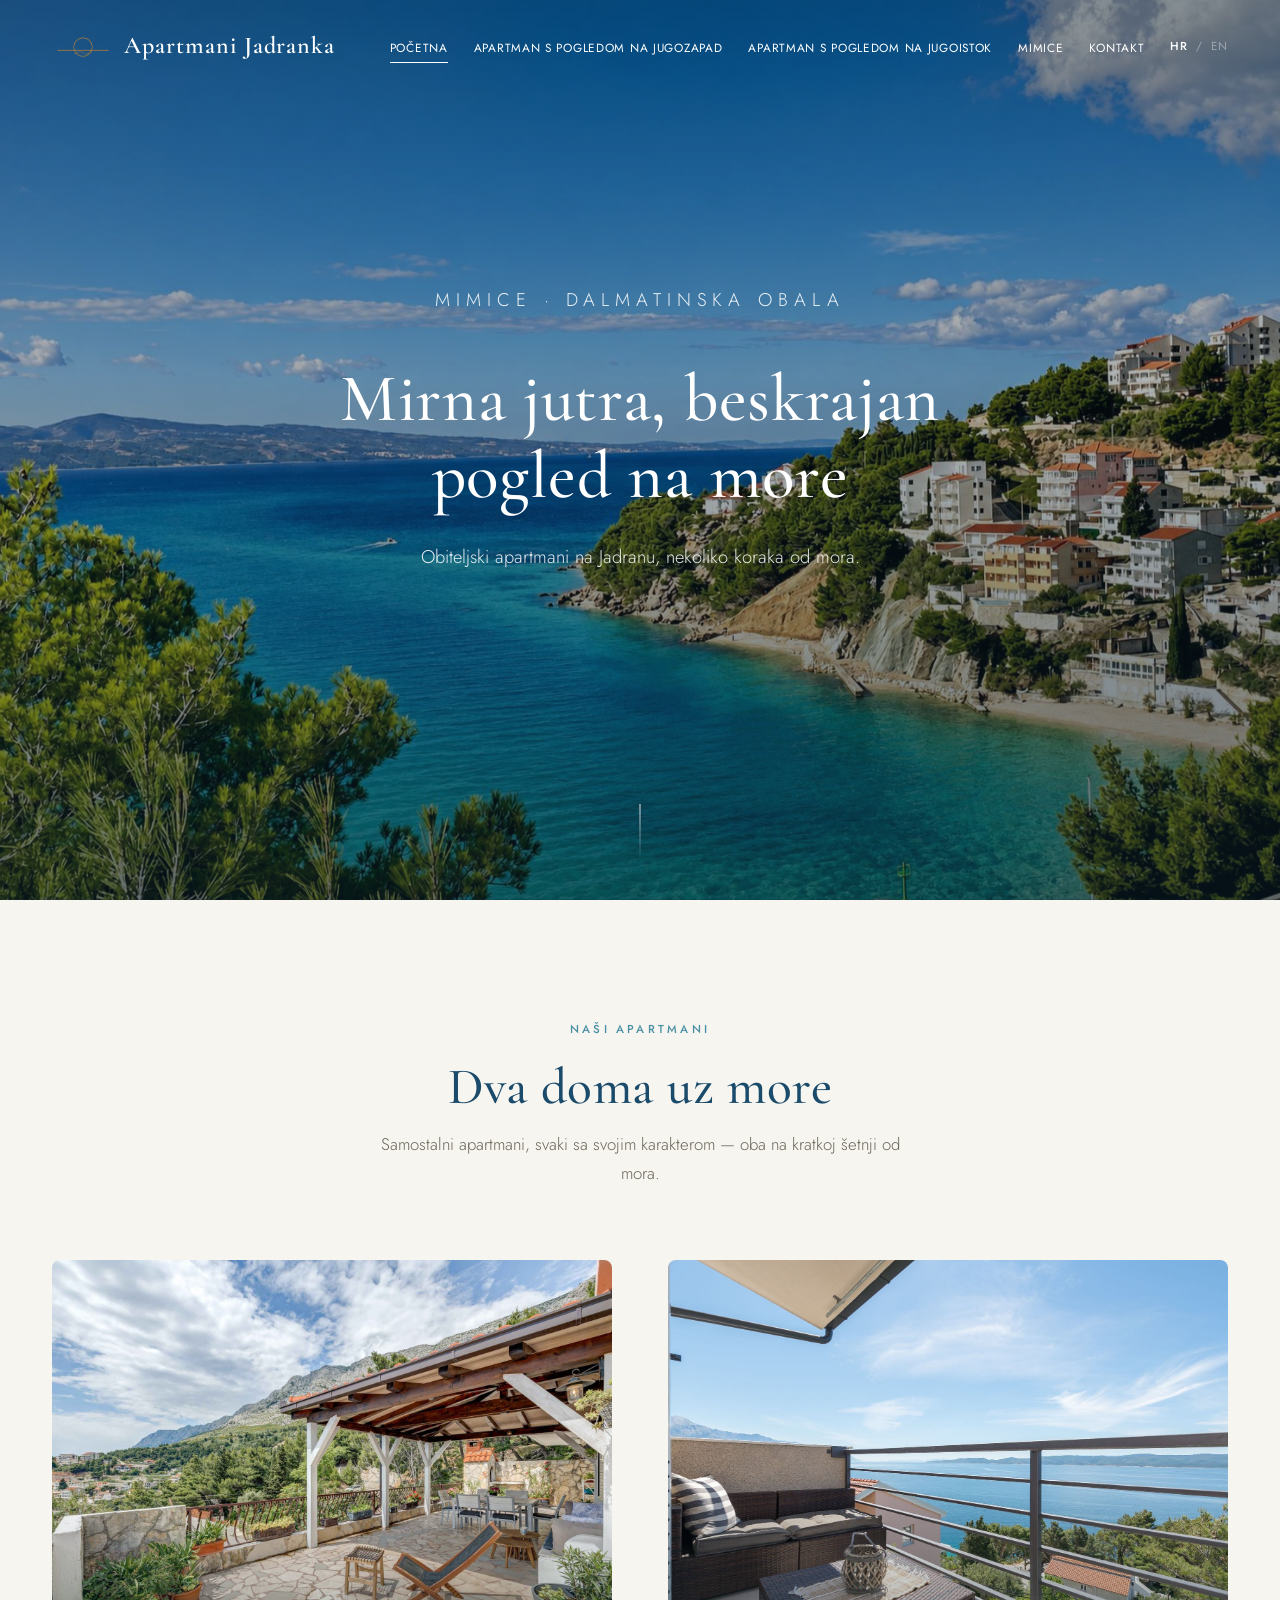
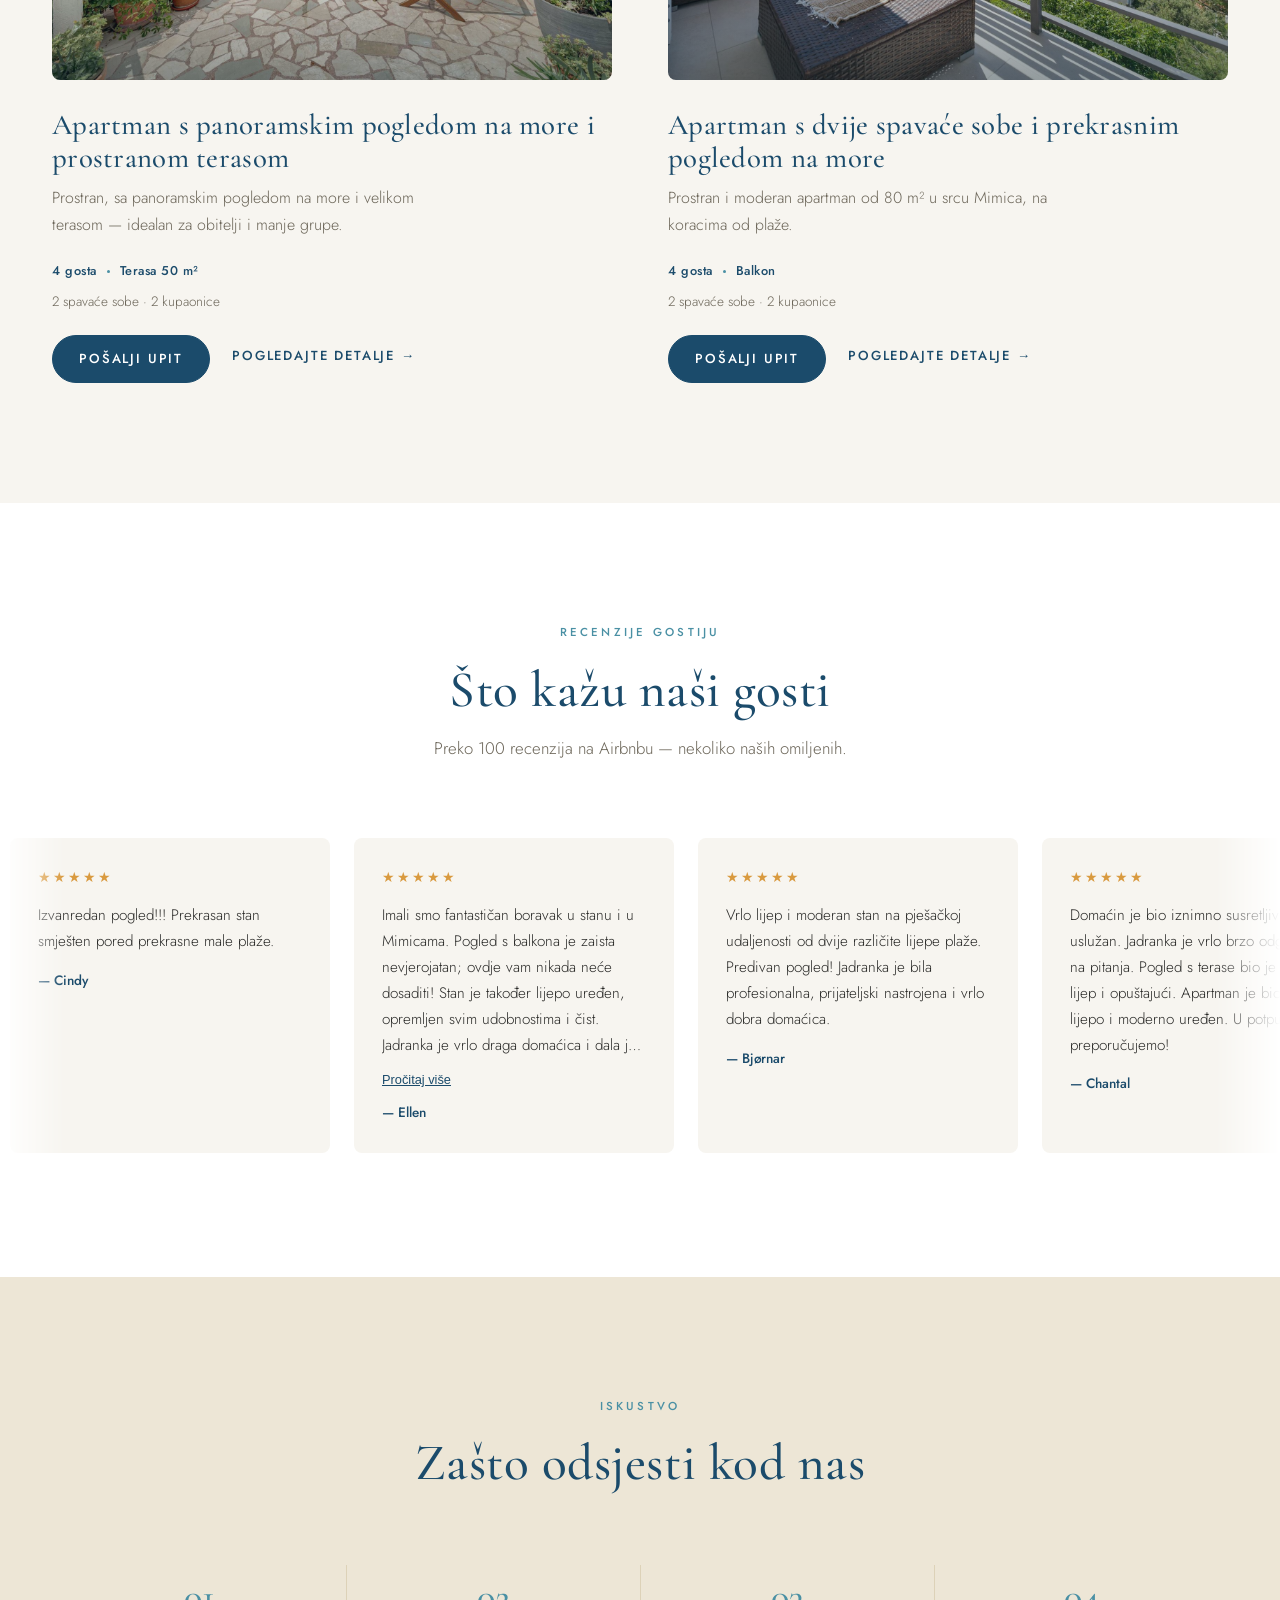
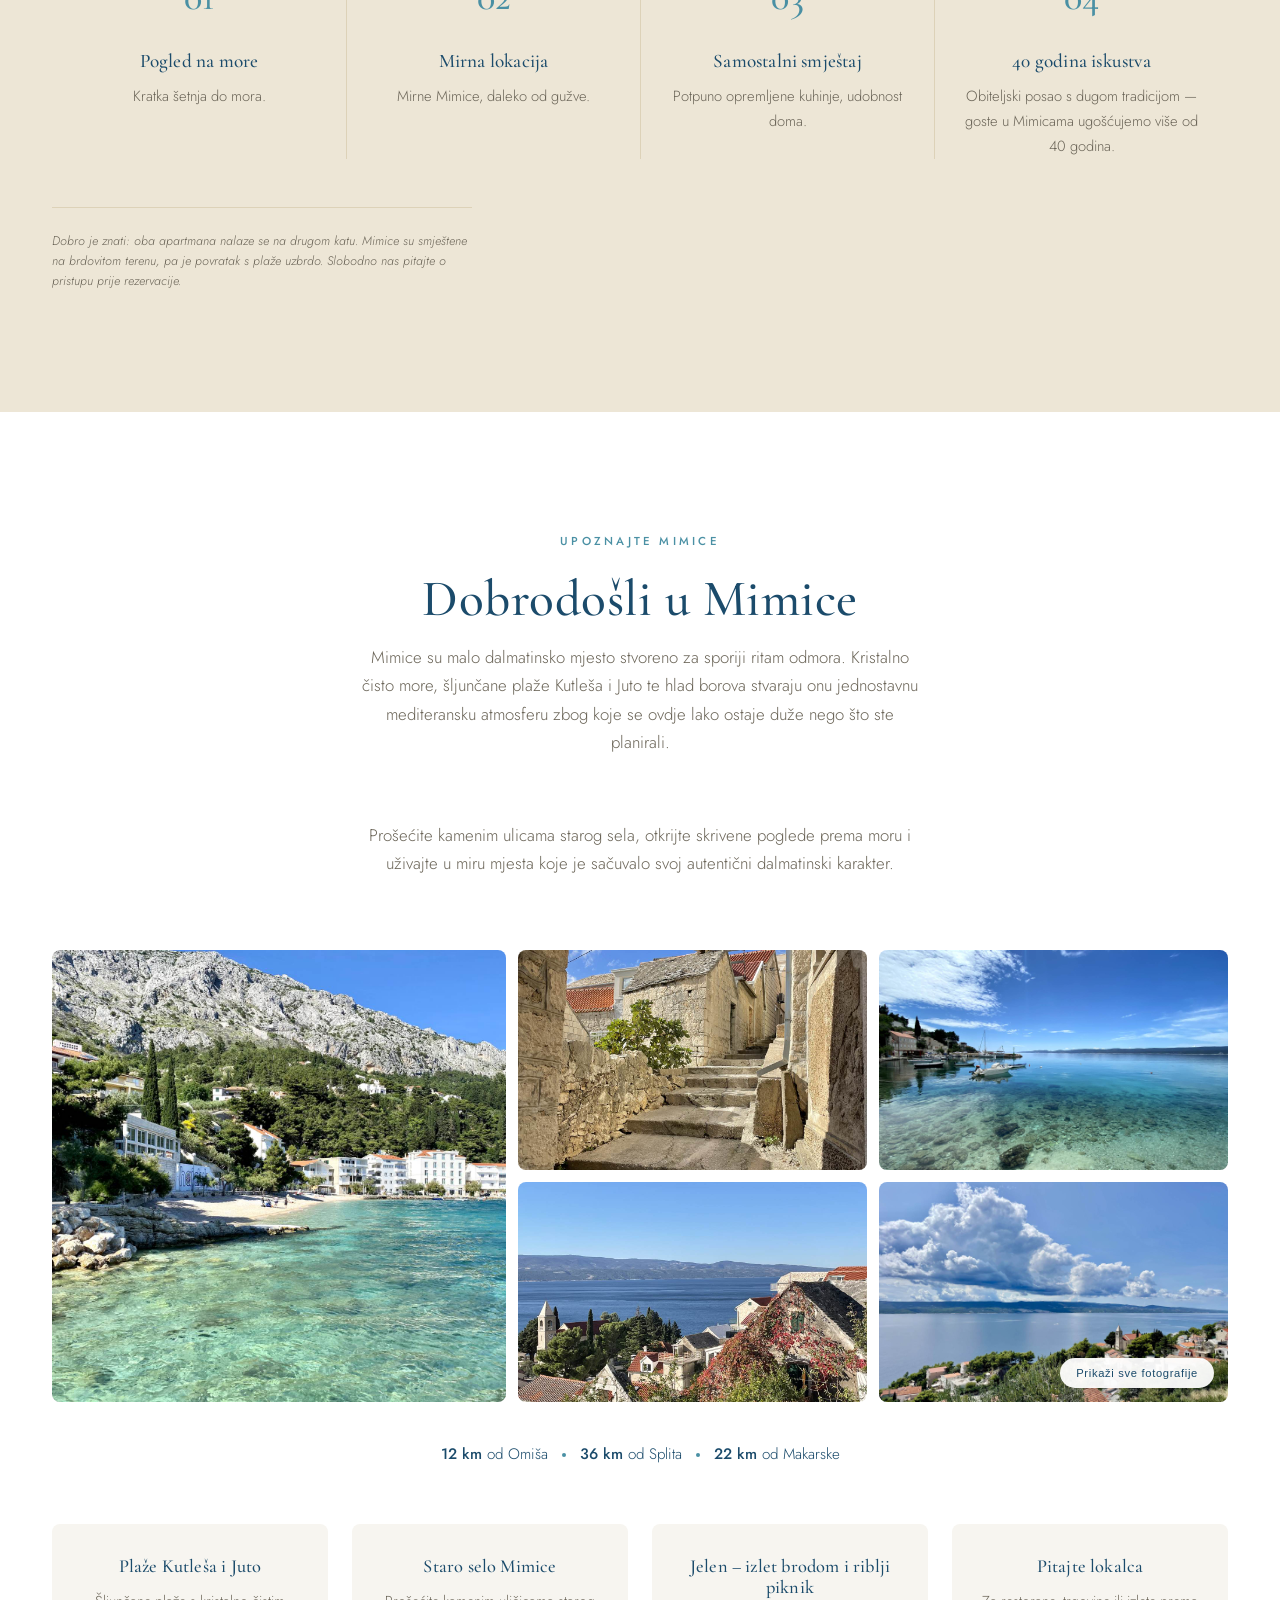
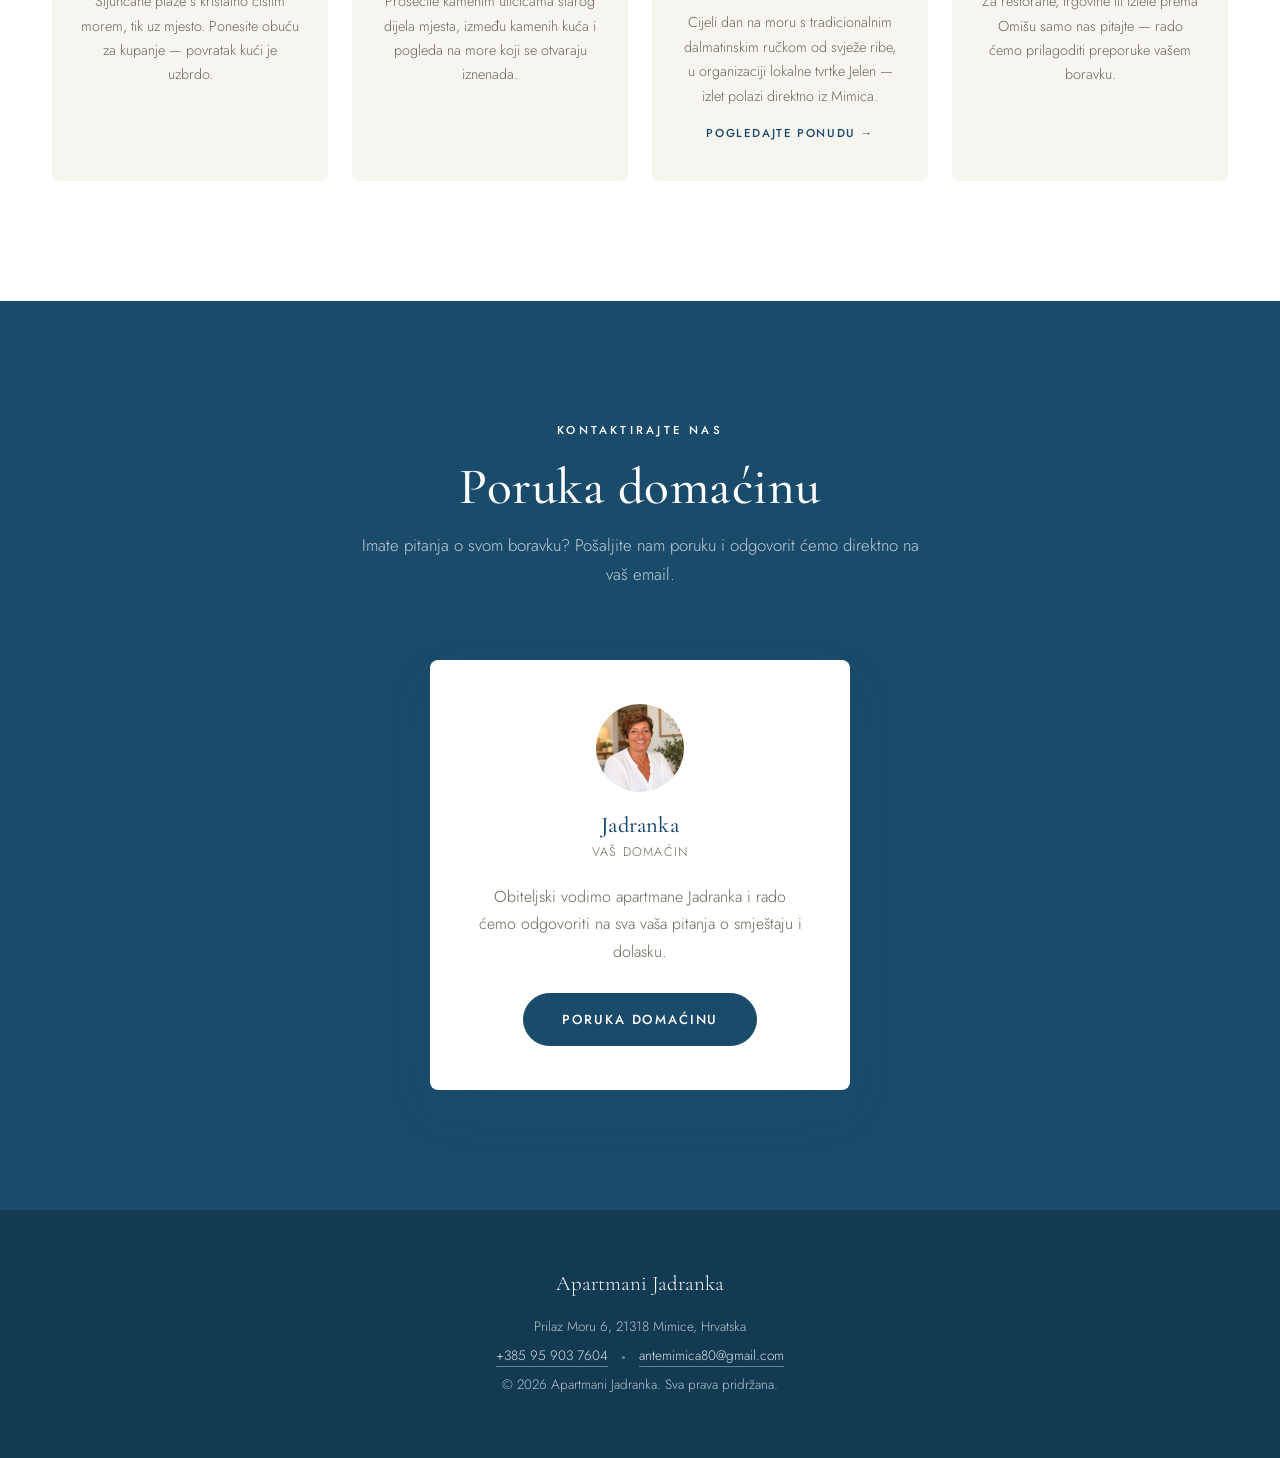
<file: apartmani-jadranka/index.html>
<!DOCTYPE html>
<html lang="hr">
<head>
  <meta charset="UTF-8">
  <meta name="viewport" content="width=device-width, initial-scale=1.0">
  <title>Apartmani Jadranka | Mimice, Dalmatinska obala, Hrvatska</title>
  <meta name="description" content="Obiteljski apartmani u Mimicama na dalmatinskoj obali, Hrvatska. Pogled na more, mirna lokacija, blizina plaže.">
  <link rel="preconnect" href="https://fonts.googleapis.com">
  <link rel="preconnect" href="https://fonts.gstatic.com" crossorigin>
  <link href="https://fonts.googleapis.com/css2?family=Cormorant+Garamond:wght@500;600&family=Jost:wght@300;400;500&display=swap" rel="stylesheet">
  <link rel="icon" href="images/favicon.ico" sizes="any">
  <link rel="icon" type="image/png" sizes="32x32" href="images/favicon-32x32.png">
  <link rel="icon" type="image/png" sizes="16x16" href="images/favicon-16x16.png">
  <link rel="apple-touch-icon" href="images/apple-touch-icon.png">
  <link rel="stylesheet" href="css/style.css?v=20260916">
</head>
<body>

  <header class="site-header">
    <nav class="nav">
      <a href="index.html" class="nav-brand"><img src="images/nav-logo-icon.png" alt="" class="nav-logo-icon" width="62" height="28">Apartmani Jadranka</a>
      <ul class="nav-links">
        <li><a href="index.html" class="active" data-i18n="nav.home">Home</a></li>
        <li><a href="pages/stan.html" data-i18n="nav.stan">Stan</a></li>
        <li><a href="pages/istok.html" data-i18n="nav.istok">Istok</a></li>
        <li><a href="index.html#mimice" data-i18n="nav.mimice">Mimice</a></li>
        <li><a href="index.html#contact" data-i18n="nav.contact">Contact</a></li>
        <li class="lang-switch">
          <button type="button" data-lang-btn="hr">HR</button>
          <span aria-hidden="true">/</span>
          <button type="button" data-lang-btn="en">EN</button>
        </li>
      </ul>
      <button class="nav-toggle" aria-label="Toggle menu" aria-expanded="false">
        <span></span><span></span><span></span>
      </button>
      <div class="nav-backdrop"></div>
    </nav>
  </header>

  <!-- ============ HERO ============ -->
  <section class="hero">
    <div class="hero-photo" style="background-image: url('images/mimice-hero.jpg?v=20260911');" aria-hidden="true"></div>
    <div class="hero-content">
      <p class="hero-eyebrow" data-i18n="home.hero.eyebrow">Mimice · Dalmatian Coast</p>
      <h1 data-i18n="home.hero.headline">Slow Mornings, Endless Sea Views</h1>
      <p data-i18n="home.hero.subtitle">Family-run apartments on the Adriatic, steps from the sea.</p>
    </div>
    <div class="scroll-cue"></div>
  </section>

  <!-- ============ INTRO / UNITS OVERVIEW ============ -->
  <section id="units" class="units-overview">
    <div class="container">
      <div class="section-header reveal">
        <span class="eyebrow" data-i18n="home.units.eyebrow">Our Apartments</span>
        <h2 class="section-title" data-i18n="home.units.title">Two Homes by the Sea</h2>
        <p class="section-subtitle" data-i18n="home.units.subtitle">Independent, self-contained apartments — each with its own character, both a short walk from the water.</p>
      </div>

      <div class="units-grid">
        <article class="unit-card reveal">
          <a href="pages/stan.html" class="unit-card-photo" data-i18n-aria-label="stan.display_name" aria-label="Stan"></a>
          <div class="unit-card-body">
            <h3><a href="pages/stan.html" data-i18n="stan.display_name">Stan</a></h3>
            <p data-i18n="home.units.stan_desc">Cozy and light-filled, with a private terrace — ideal for couples and small families.</p>
            <div class="unit-card-meta">
              <span data-i18n="home.units.stan_meta1">Sleeps 4</span>
              <span class="dot"></span>
              <span data-i18n="home.units.stan_meta2">Terrace</span>
            </div>
            <p class="unit-card-rooms" data-i18n="home.units.rooms">2 bedrooms · 2 bathrooms</p>
            <div class="unit-card-actions">
              <a href="pages/stan.html#availability" class="btn btn-primary" data-i18n="home.units.cta">Send Inquiry</a>
              <a href="pages/stan.html" class="text-link" data-i18n="home.units.stan_link">Discover Stan &rarr;</a>
            </div>
          </div>
        </article>

        <article class="unit-card reveal">
          <a href="pages/istok.html" class="unit-card-photo istok" data-i18n-aria-label="istok.display_name" aria-label="Istok"></a>
          <div class="unit-card-body">
            <h3><a href="pages/istok.html" data-i18n="istok.display_name">Istok</a></h3>
            <p data-i18n="home.units.istok_desc">A spacious, modern 80 m² apartment in the heart of Mimice, steps from the beach.</p>
            <div class="unit-card-meta">
              <span data-i18n="home.units.istok_meta1">Sleeps 4</span>
              <span class="dot"></span>
              <span data-i18n="home.units.istok_meta2">Balcony</span>
            </div>
            <p class="unit-card-rooms" data-i18n="home.units.rooms">2 bedrooms · 2 bathrooms</p>
            <div class="unit-card-actions">
              <a href="pages/istok.html#availability" class="btn btn-primary" data-i18n="home.units.cta">Send Inquiry</a>
              <a href="pages/istok.html" class="text-link" data-i18n="home.units.istok_link">Discover Istok &rarr;</a>
            </div>
          </div>
        </article>
      </div>
    </div>
  </section>

  <!-- ============ GUEST REVIEWS ============ -->
  <!-- Real Airbnb reviews (translated into HR/EN) — see js/reviews.js for the
       source data and js/i18n.js for the reviews.N.quote translations. The
       track below is built entirely by JS (duplicated for a seamless loop);
       this container just needs to exist. -->
  <section id="reviews" class="reviews-section">
    <div class="container">
      <div class="section-header reveal">
        <span class="eyebrow" data-i18n="reviews.eyebrow">Guest Reviews</span>
        <h2 class="section-title" data-i18n="reviews.title">What Our Guests Say</h2>
        <p class="section-subtitle" data-i18n="reviews.subtitle">Over 100 reviews on Airbnb — a few of our favorites.</p>
      </div>
    </div>
    <div class="reviews-track-wrap reveal">
      <div class="reviews-track" id="reviews-track"></div>
    </div>
  </section>

  <!-- ============ WHY STAY WITH US ============ -->
  <section class="why-stay">
    <div class="container">
      <div class="section-header reveal">
        <span class="eyebrow" data-i18n="home.why.eyebrow">The Experience</span>
        <h2 class="section-title" data-i18n="home.why.title">Why Stay With Us</h2>
      </div>

      <div class="features-grid reveal">
        <div class="feature-card">
          <div class="feature-icon">01</div>
          <h3 data-i18n="home.why.f1_title">Sea Views</h3>
          <p data-i18n="home.why.f1_desc">A short walk to the water's edge.</p>
        </div>
        <div class="feature-card">
          <div class="feature-icon">02</div>
          <h3 data-i18n="home.why.f2_title">Quiet Location</h3>
          <p data-i18n="home.why.f2_desc">Peaceful Mimice, away from the crowds.</p>
        </div>
        <div class="feature-card">
          <div class="feature-icon">03</div>
          <h3 data-i18n="home.why.f3_title">Self-Catering</h3>
          <p data-i18n="home.why.f3_desc">Fully equipped kitchens, home comforts.</p>
        </div>
        <div class="feature-card">
          <div class="feature-icon">04</div>
          <h3 data-i18n="home.why.f4_title">40 Years of Hospitality</h3>
          <p data-i18n="home.why.f4_desc">A family business with a long tradition — we have been welcoming guests in Mimice for more than 40 years.</p>
        </div>
      </div>

      <p class="why-footnote" data-i18n="home.why.notice">Good to know: both apartments are on the second floor. Mimice sits on a hillside, so the walk back from the beach is uphill. Feel free to ask us about access before booking.</p>
    </div>
  </section>

  <!-- ============ MIMICE ============ -->
  <section id="mimice" class="mimice-section">
    <div class="container">
      <div class="section-header reveal">
        <span class="eyebrow" data-i18n="mimice.eyebrow">Discover Mimice</span>
        <h2 class="section-title" data-i18n="mimice.title">Welcome to Mimice</h2>
        <p class="section-subtitle" data-i18n="mimice.intro">Mimice is a small Dalmatian village made for a slower kind of holiday. Crystal-clear sea, the pebble beaches of Kutleša and Juto, and the shade of pine trees create that simple Mediterranean feeling that makes it easy to stay longer than you planned.</p>
        <p class="section-subtitle" data-i18n="mimice.intro2">Wander the stone streets of the old village, discover hidden glimpses of the sea, and enjoy the peace of a place that has kept its authentic Dalmatian character.</p>
      </div>

      <!-- The 2 "featured" photos (class="gallery-featured") are the ones shown in the
           compact preview (js/gallery.js) before a visitor clicks "Show all photos" — move
           the class to different tiles below to change which photos represent Mimice. -->
      <div class="gallery-grid reveal">
        <div class="gallery-item gallery-featured" style="background: url('images/mimice-1.jpg?v=20260911') center/cover no-repeat;"><span data-i18n="mimice.gallery.1">Mimice Coastline</span></div>
        <div class="gallery-item gallery-featured" style="background: url('images/mimice-2.jpg?v=20260911') center/cover no-repeat;"><span data-i18n="mimice.gallery.2">Old Village Alley</span></div>
        <div class="gallery-item" style="background: url('images/mimice-3.jpg?v=20260911') center/cover no-repeat;"><span data-i18n="mimice.gallery.3">Village Harbour</span></div>
        <div class="gallery-item" style="background: url('images/mimice-4.jpg?v=20260911') center/cover no-repeat;"><span data-i18n="mimice.gallery.4">View Over the Old Village</span></div>
        <div class="gallery-item" style="background: url('images/mimice-5.jpg?v=20260911') center/cover no-repeat;"><span data-i18n="mimice.gallery.5">Mimice from Above</span></div>
        <div class="gallery-item" style="background: url('images/mimice-6.jpg?v=20260911') center/cover no-repeat;"><span data-i18n="mimice.gallery.6">Along the Beach</span></div>
        <div class="gallery-item" style="background: url('images/mimice-7.jpg?v=20260911') center/cover no-repeat;"><span data-i18n="mimice.gallery.7">Summer Days at the Beach</span></div>
        <div class="gallery-item" style="background: url('images/mimice-8.jpg?v=20260911') center/cover no-repeat;"><span data-i18n="mimice.gallery.8">Crystal-Clear Water</span></div>
        <div class="gallery-item" style="background: url('images/mimice-9.jpg?v=20260911') center/cover no-repeat;"><span data-i18n="mimice.gallery.9">A Quiet Cove</span></div>
        <div class="gallery-item" style="background: url('images/mimice-10.jpg?v=20260911') center/cover no-repeat;"><span data-i18n="mimice.gallery.10">Hidden Corner of the Coast</span></div>
        <div class="gallery-item" style="background: url('images/mimice-11.jpg?v=20260911') center/cover no-repeat;"><span data-i18n="mimice.gallery.11">Sunset by the Sea</span></div>
        <div class="gallery-item" style="background: url('images/mimice-12.jpg?v=20260911') center/cover no-repeat;"><span data-i18n="mimice.gallery.12">Evening on the Adriatic</span></div>
        <div class="gallery-item" style="background: url('images/mimice-13.jpg?v=20260911') center/cover no-repeat;"><span data-i18n="mimice.gallery.13">Mimice at Dusk</span></div>
        <div class="gallery-item" style="background: url('images/mimice-14.jpg?v=20260911') center/cover no-repeat;"><span data-i18n="mimice.gallery.14">Mimice by Night</span></div>
      </div>

      <p class="mimice-distances reveal">
        <span><strong>12 km</strong> <span data-i18n="mimice.dist_omis">from Omiš</span></span>
        <span class="dot" aria-hidden="true"></span>
        <span><strong>36 km</strong> <span data-i18n="mimice.dist_split">from Split</span></span>
        <span class="dot" aria-hidden="true"></span>
        <span><strong>22 km</strong> <span data-i18n="mimice.dist_makarska">from Makarska</span></span>
      </p>

      <div class="mimice-highlights reveal">
        <div class="mimice-highlight-card">
          <h3 data-i18n="mimice.highlight1_title">Kutleša &amp; Juto Beaches</h3>
          <p data-i18n="mimice.highlight1_desc">Pebble beaches with crystal-clear water, right by the village. Bring water shoes — the walk back home is uphill.</p>
        </div>
        <div class="mimice-highlight-card">
          <h3 data-i18n="mimice.highlight2_title">The Old Stone Village</h3>
          <p data-i18n="mimice.highlight2_desc">Wander the stone lanes of the old village, between traditional houses and sudden glimpses of the sea.</p>
        </div>
        <div class="mimice-highlight-card">
          <h3 data-i18n="mimice.highlight3_title">Jelen – Boat Tour &amp; Fish Picnic</h3>
          <p data-i18n="mimice.highlight3_desc">A full day on the water with a traditional Dalmatian fish lunch, run by the local Jelen boat tours — departing right from Mimice.</p>
          <a href="https://jelenmimice.com/" target="_blank" rel="noopener" class="text-link mimice-highlight-link" data-i18n="mimice.highlight3_link">View their tours →</a>
        </div>
        <div class="mimice-highlight-card">
          <h3 data-i18n="mimice.highlight4_title">Ask a Local</h3>
          <p data-i18n="mimice.highlight4_desc">For restaurants, shops, or trips toward Omiš, just ask us — we are happy to tailor suggestions to your stay.</p>
        </div>
      </div>
    </div>
  </section>

  <!-- ============ CONTACT / MESSAGE HOST ============ -->
  <section id="contact" class="contact-section">
    <div class="container">
      <div class="section-header reveal">
        <span class="eyebrow" data-i18n="contact.eyebrow">Get in Touch</span>
        <h2 class="section-title" data-i18n="contact.title">Message Your Host</h2>
        <p class="section-subtitle" data-i18n="contact.subtitle">Questions about your stay? Send us a message and we'll reply directly to your email.</p>
      </div>

      <div class="contact-grid contact-grid-solo reveal">
        <div class="host-card">
          <img class="host-avatar" src="images/host-jadranka.jpg" alt="" aria-hidden="true">
          <h3 class="host-name" data-i18n="contact.host_name">Jadranka</h3>
          <p class="host-role" data-i18n="contact.host_role">Your Host</p>
          <p class="host-blurb" data-i18n="contact.host_blurb">We run Apartmani Jadranka as a family and are always happy to answer your questions about the apartments and your stay.</p>
          <button type="button" class="btn btn-primary" id="message-host-btn" data-i18n="contact.message_host_cta">Message Host</button>
        </div>
      </div>
    </div>
  </section>

  <!-- ============ MESSAGE HOST MODAL ============ -->
  <div class="modal-overlay" id="host-message-modal" hidden>
    <div class="modal-dialog" role="dialog" aria-modal="true" aria-labelledby="host-modal-title">
      <button type="button" class="modal-close" id="host-modal-close" data-i18n-aria-label="contact.modal_close" aria-label="Close">&times;</button>
      <h3 id="host-modal-title" data-i18n="contact.modal_title">Message Ante</h3>
      <form id="host-message-form" novalidate>
        <div class="form-group">
          <label for="host-msg-name" data-i18n="contact.form_name">Full Name</label>
          <input type="text" id="host-msg-name" name="name" data-i18n-placeholder="contact.form_name_ph" placeholder="Your name" required>
        </div>
        <div class="form-group">
          <label for="host-msg-email" data-i18n="contact.form_email">Email</label>
          <input type="email" id="host-msg-email" name="email" placeholder="you@example.com" required>
        </div>
        <div class="form-group">
          <label for="host-msg-message" data-i18n="contact.form_message">Message</label>
          <textarea id="host-msg-message" name="message" data-i18n-placeholder="contact.form_message_ph" placeholder="Tell us about your stay — number of guests, dates, special requests, etc." required></textarea>
        </div>
        <button type="submit" class="btn btn-primary" data-i18n="contact.form_submit">Send Message</button>
        <div id="host-message-status" class="form-status" role="status"></div>
      </form>
    </div>
  </div>

  <footer class="site-footer">
    <div class="container">
      <p class="footer-brand">Apartmani Jadranka</p>
      <p data-i18n="footer.address">Prilaz Moru 6, 21318 Mimice, Hrvatska</p>
      <p class="footer-contact">
        <a href="tel:+385959037604">+385 95 903 7604</a>
        <span class="dot" aria-hidden="true"></span>
        <a href="mailto:antemimica80@gmail.com">antemimica80@gmail.com</a>
      </p>
      <p>&copy; <span id="year"></span> Apartmani Jadranka. <span data-i18n="footer.rights">All rights reserved.</span></p>
    </div>
  </footer>

  <script src="js/i18n.js?v=20260915"></script>
  <script src="js/main.js?v=20260910"></script>
  <script src="js/gallery.js?v=20260911"></script>
  <script src="js/reviews.js?v=20260911"></script>
  <script>document.getElementById('year').textContent = new Date().getFullYear();</script>
</body>
</html>
</file>
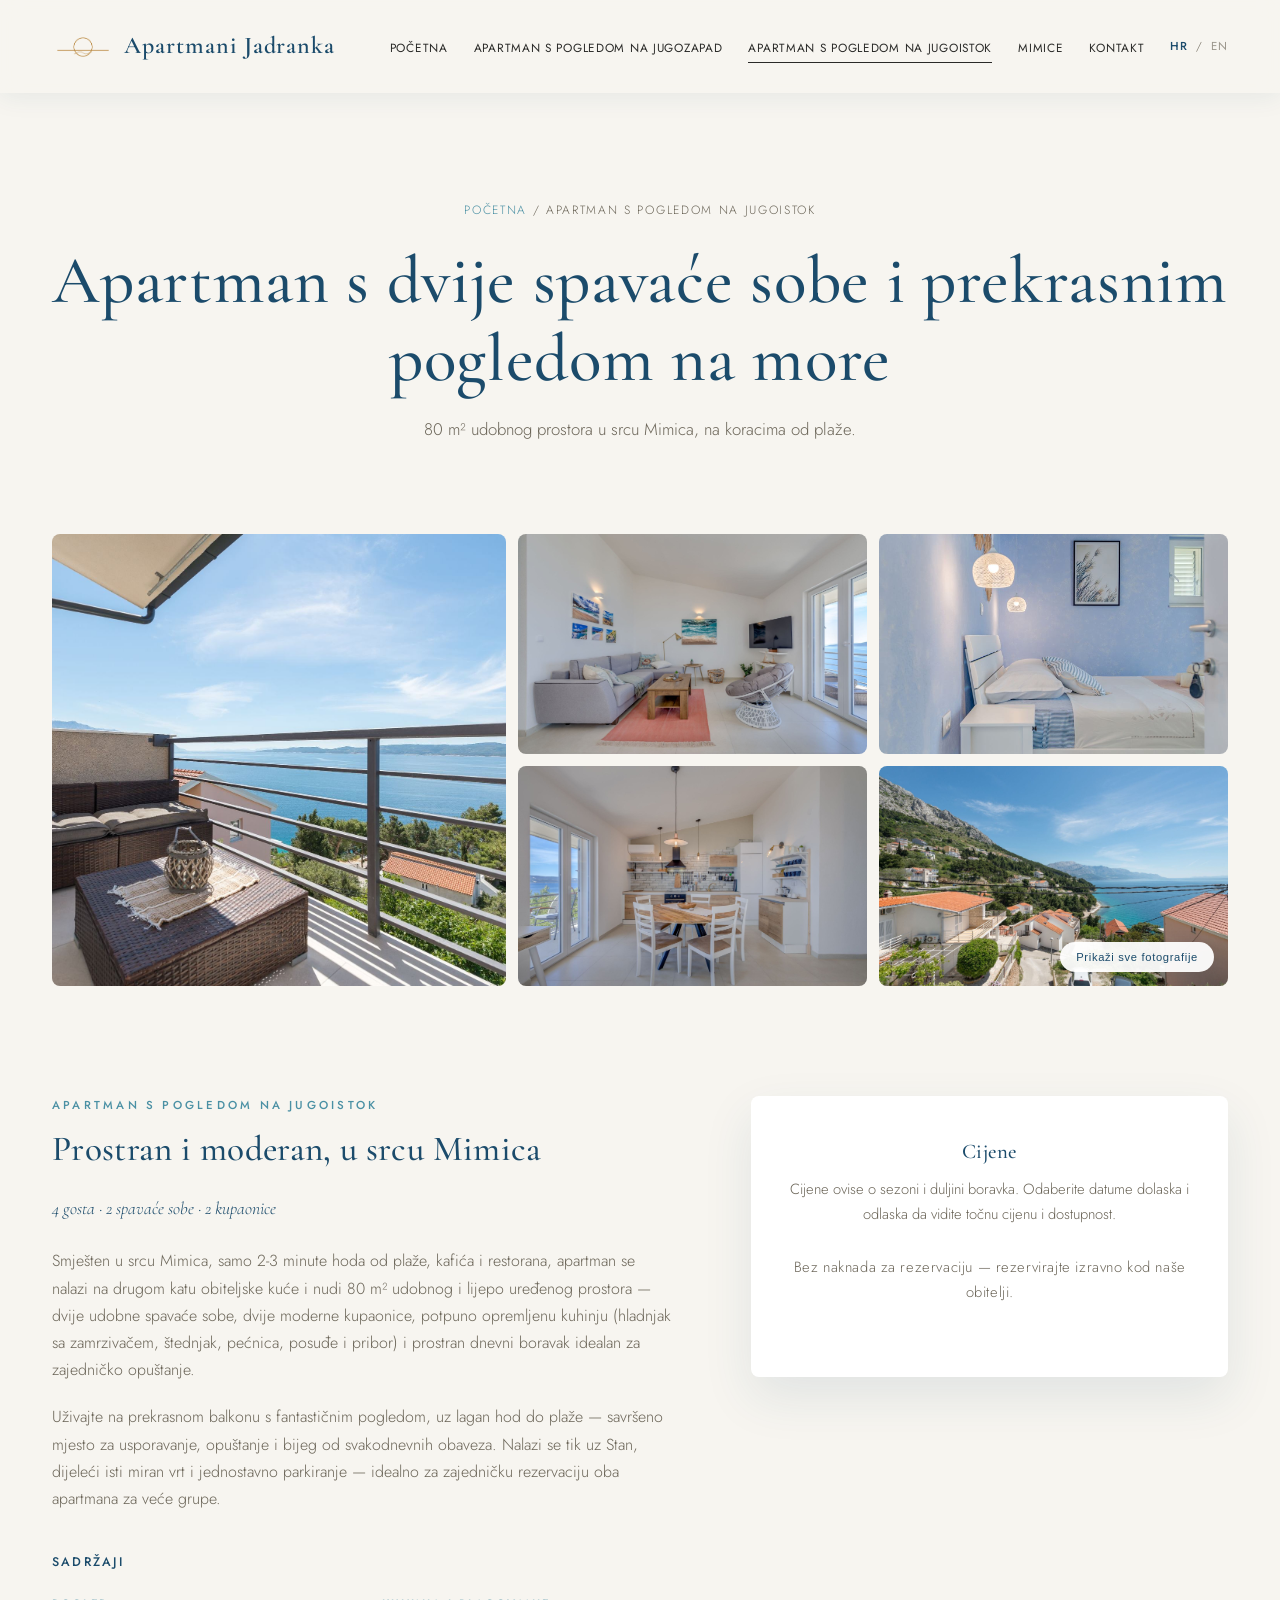
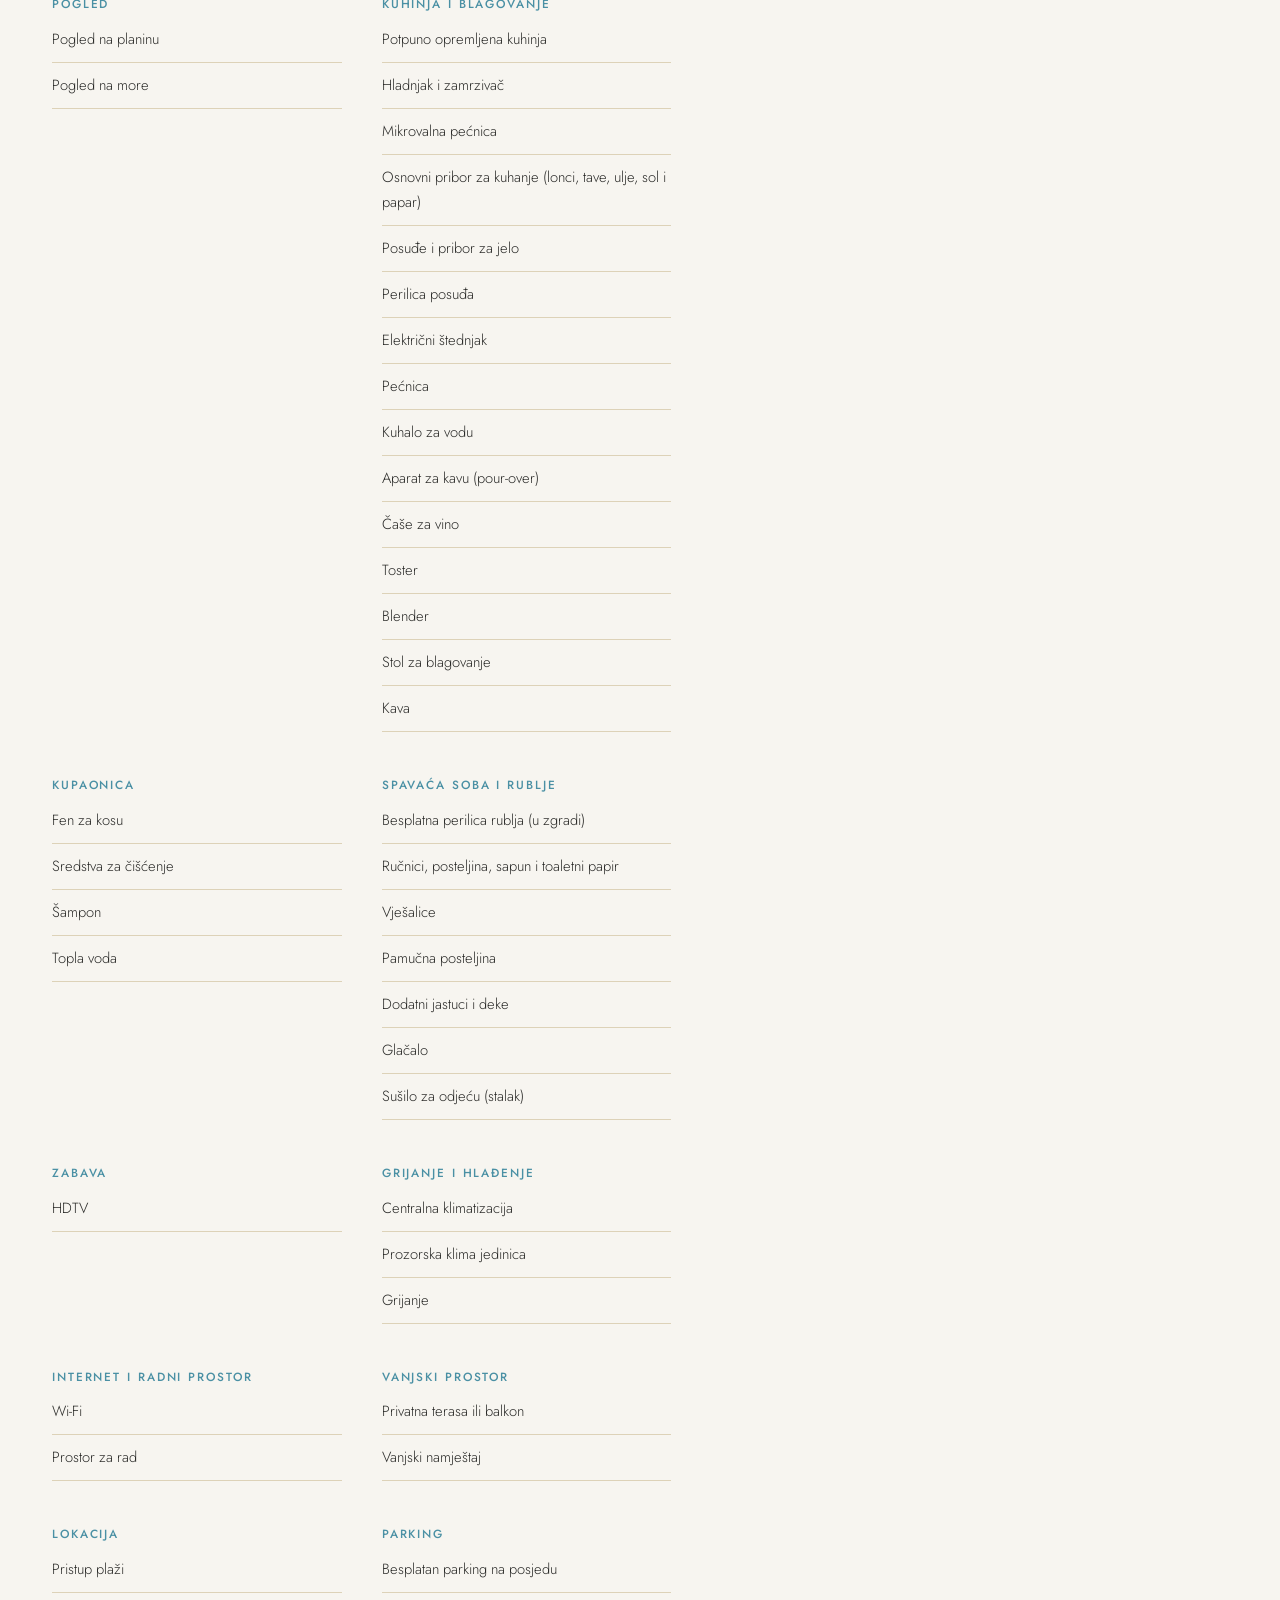
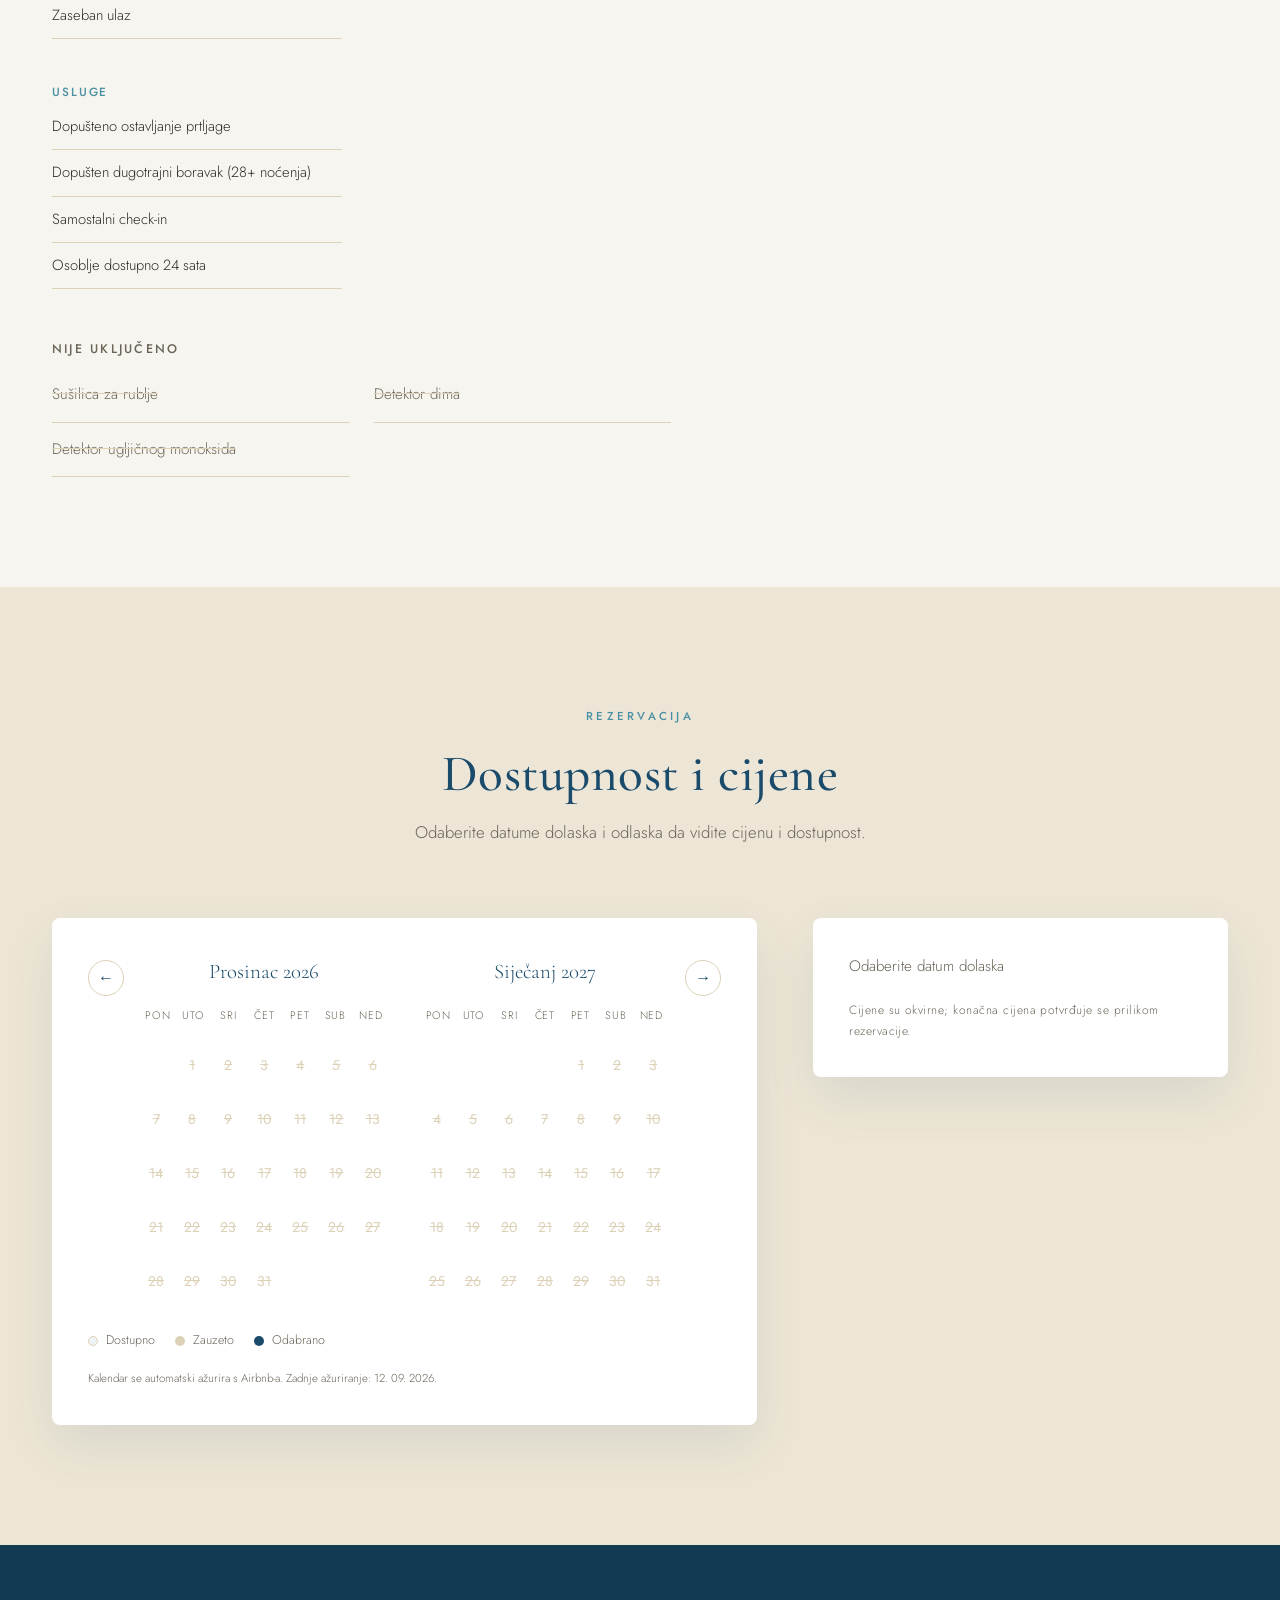
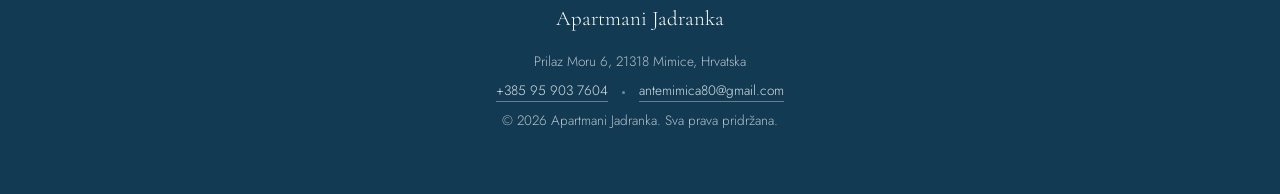
<file: apartmani-jadranka/pages/istok.html>
<!DOCTYPE html>
<html lang="hr">
<head>
  <meta charset="UTF-8">
  <meta name="viewport" content="width=device-width, initial-scale=1.0">
  <title data-i18n="istok.title_tag">Apartman s dvije spavaće sobe i prekrasnim pogledom na more | Apartmani Jadranka</title>
  <meta name="description" content="Apartman s dvije spavaće sobe i prekrasnim pogledom na more — svijetao i prostran apartman u sklopu Apartmani Jadranka, Mimice, dalmatinska obala, Hrvatska.">
  <link rel="preconnect" href="https://fonts.googleapis.com">
  <link rel="preconnect" href="https://fonts.gstatic.com" crossorigin>
  <link href="https://fonts.googleapis.com/css2?family=Cormorant+Garamond:wght@500;600&family=Jost:wght@300;400;500&display=swap" rel="stylesheet">
  <link rel="icon" href="../images/favicon.ico" sizes="any">
  <link rel="icon" type="image/png" sizes="32x32" href="../images/favicon-32x32.png">
  <link rel="icon" type="image/png" sizes="16x16" href="../images/favicon-16x16.png">
  <link rel="apple-touch-icon" href="../images/apple-touch-icon.png">
  <link rel="stylesheet" href="../css/style.css?v=20260914">
</head>
<body data-unit="istok">

  <header class="site-header solid">
    <nav class="nav">
      <a href="../index.html" class="nav-brand"><img src="../images/nav-logo-icon.png" alt="" class="nav-logo-icon" width="62" height="28">Apartmani Jadranka</a>
      <ul class="nav-links">
        <li><a href="../index.html" data-i18n="nav.home">Home</a></li>
        <li><a href="stan.html" data-i18n="nav.stan">Stan</a></li>
        <li><a href="istok.html" class="active" data-i18n="nav.istok">Istok</a></li>
        <li><a href="../index.html#mimice" data-i18n="nav.mimice">Mimice</a></li>
        <li><a href="../index.html#contact" data-i18n="nav.contact">Contact</a></li>
        <li class="lang-switch">
          <button type="button" data-lang-btn="hr">HR</button>
          <span aria-hidden="true">/</span>
          <button type="button" data-lang-btn="en">EN</button>
        </li>
      </ul>
      <button class="nav-toggle" aria-label="Toggle menu" aria-expanded="false">
        <span></span><span></span><span></span>
      </button>
      <div class="nav-backdrop"></div>
    </nav>
  </header>

  <!-- ============ UNIT HERO ============ -->
  <section class="unit-hero-page">
    <div class="container">
      <p class="breadcrumb"><a href="../index.html" data-i18n="istok.breadcrumb">Home</a> / <span data-i18n="nav.istok">Istok</span></p>
      <h1 data-i18n="istok.display_name">Istok</h1>
      <p class="tagline" data-i18n="istok.tagline">80 m² of comfortable space in the heart of Mimice, steps from the beach.</p>
    </div>
  </section>

  <!-- ============ GALLERY ============ -->
  <!-- The 5 "featured" photos (class="gallery-featured") are the ones shown in the
       compact preview (js/gallery.js) before a visitor clicks "Show all photos" — move
       the class to different tiles below to change which photos represent the apartment. -->
  <section class="container reveal" style="padding-bottom: 0;">
    <div class="gallery-grid">
      <div class="gallery-item gallery-featured" style="background: url('../images/istok-cover.jpg') center/cover no-repeat;"><span data-i18n="istok.gallery.balcony">Balcony</span></div>
      <div class="gallery-item" style="background: url('../images/istok-balcony-2.jpg') center/cover no-repeat;"><span data-i18n="istok.gallery.balcony">Balcony</span></div>
      <div class="gallery-item gallery-featured" style="background: url('../images/istok-living-1.jpg') center/cover no-repeat;"><span data-i18n="istok.gallery.living">Living room</span></div>
      <div class="gallery-item" style="background: url('../images/istok-living-2.jpg') center/cover no-repeat;"><span data-i18n="istok.gallery.living">Living room</span></div>
      <div class="gallery-item gallery-featured" style="background: url('../images/istok-bedroom1-1.jpg') center/cover no-repeat;"><span data-i18n="istok.gallery.bedroom1">Bedroom 1</span></div>
      <div class="gallery-item" style="background: url('../images/istok-bedroom1-2.jpg') center/cover no-repeat;"><span data-i18n="istok.gallery.bedroom1">Bedroom 1</span></div>
      <div class="gallery-item" style="background: url('../images/istok-bedroom2-1.jpg') center/cover no-repeat;"><span data-i18n="istok.gallery.bedroom2">Bedroom 2</span></div>
      <div class="gallery-item" style="background: url('../images/istok-bedroom2-2.jpg') center/cover no-repeat;"><span data-i18n="istok.gallery.bedroom2">Bedroom 2</span></div>
      <div class="gallery-item" style="background: url('../images/istok-bathroom1-1.jpg') center/cover no-repeat;"><span data-i18n="istok.gallery.bathroom1">Bathroom 1</span></div>
      <div class="gallery-item" style="background: url('../images/istok-bathroom1-2.jpg') center/cover no-repeat;"><span data-i18n="istok.gallery.bathroom1">Bathroom 1</span></div>
      <div class="gallery-item" style="background: url('../images/istok-bathroom2-1.jpg') center/cover no-repeat;"><span data-i18n="istok.gallery.bathroom2">Bathroom 2</span></div>
      <div class="gallery-item" style="background: url('../images/istok-bathroom2-2.jpg') center/cover no-repeat;"><span data-i18n="istok.gallery.bathroom2">Bathroom 2</span></div>
      <div class="gallery-item gallery-featured" style="background: url('../images/istok-kitchen-1.jpg') center/cover no-repeat;"><span data-i18n="istok.gallery.kitchen">Kitchen</span></div>
      <div class="gallery-item" style="background: url('../images/istok-kitchen-2.jpg') center/cover no-repeat;"><span data-i18n="istok.gallery.kitchen">Kitchen</span></div>
      <div class="gallery-item gallery-featured" style="background: url('../images/istok-exterior-1.jpg') center/cover no-repeat;"><span data-i18n="istok.gallery.exterior">Outdoor area</span></div>
      <div class="gallery-item" style="background: url('../images/istok-exterior-2.jpg') center/cover no-repeat;"><span data-i18n="istok.gallery.exterior">Outdoor area</span></div>
    </div>
  </section>

  <!-- ============ DETAILS ============ -->
  <section class="unit-details">
    <div class="container">
      <div class="unit-details-grid">
        <div class="unit-description reveal">
          <span class="eyebrow" data-i18n="nav.istok">Istok</span>
          <h2 data-i18n="istok.about_title">Spacious and Modern, in the Heart of Mimice</h2>
          <span class="sleeps-badge" data-i18n="istok.sleeps">4 guests · 2 bedrooms · 2 bathrooms</span>
          <p data-i18n="istok.desc_p1">
            Located in the heart of Mimice, just a 2–3 minute walk from the beach, cafés, and restaurants, the
            apartment sits on the second floor of a family house and offers 80 m² of comfortable, well-designed
            living space — two cozy bedrooms, two modern bathrooms, a fully equipped kitchen (fridge with
            freezer, stove, oven, cookware, and utensils), and a spacious living area ideal for relaxing
            together.
          </p>
          <p data-i18n="istok.desc_p2">
            Enjoy a beautiful balcony with a truly stunning view, and an easy walk to the beach — the perfect
            place to slow down, feel good, and leave everyday worries behind. Sits just steps from Stan, sharing
            the same peaceful garden and easy parking — ideal for booking both units together for larger group
            getaways.
          </p>

          <span class="amenities-heading" data-i18n="istok.amenities_heading">Amenities</span>

          <div class="amenities-categories">
            <div class="amenity-category">
              <h4 class="amenity-category-title" data-i18n="istok.cat.scenic">Scenic Views</h4>
              <ul class="amenities-list">
                <li data-i18n="istok.cat.scenic.1">Mountain view</li>
                <li data-i18n="istok.cat.scenic.2">Sea view</li>
              </ul>
            </div>

            <div class="amenity-category">
              <h4 class="amenity-category-title" data-i18n="istok.cat.kitchen">Kitchen &amp; Dining</h4>
              <ul class="amenities-list">
                <li data-i18n="istok.cat.kitchen.1">Fully equipped kitchen</li>
                <li data-i18n="istok.cat.kitchen.2">Refrigerator &amp; freezer</li>
                <li data-i18n="istok.cat.kitchen.3">Microwave</li>
                <li data-i18n="istok.cat.kitchen.4">Cooking basics (pots, pans, oil, salt &amp; pepper)</li>
                <li data-i18n="istok.cat.kitchen.5">Dishes &amp; silverware</li>
                <li data-i18n="istok.cat.kitchen.6">Dishwasher</li>
                <li data-i18n="istok.cat.kitchen.7">Electric stove</li>
                <li data-i18n="istok.cat.kitchen.8">Oven</li>
                <li data-i18n="istok.cat.kitchen.9">Hot water kettle</li>
                <li data-i18n="istok.cat.kitchen.10">Coffee maker (pour-over)</li>
                <li data-i18n="istok.cat.kitchen.11">Wine glasses</li>
                <li data-i18n="istok.cat.kitchen.12">Toaster</li>
                <li data-i18n="istok.cat.kitchen.13">Blender</li>
                <li data-i18n="istok.cat.kitchen.14">Dining table</li>
                <li data-i18n="istok.cat.kitchen.15">Coffee</li>
              </ul>
            </div>

            <div class="amenity-category">
              <h4 class="amenity-category-title" data-i18n="istok.cat.bathroom">Bathroom</h4>
              <ul class="amenities-list">
                <li data-i18n="istok.cat.bathroom.1">Hair dryer</li>
                <li data-i18n="istok.cat.bathroom.2">Cleaning products</li>
                <li data-i18n="istok.cat.bathroom.3">Shampoo</li>
                <li data-i18n="istok.cat.bathroom.4">Hot water</li>
              </ul>
            </div>

            <div class="amenity-category">
              <h4 class="amenity-category-title" data-i18n="istok.cat.bedroom">Bedroom &amp; Laundry</h4>
              <ul class="amenities-list">
                <li data-i18n="istok.cat.bedroom.1">Free washer (in building)</li>
                <li data-i18n="istok.cat.bedroom.2">Towels, bed sheets, soap &amp; toilet paper</li>
                <li data-i18n="istok.cat.bedroom.3">Hangers</li>
                <li data-i18n="istok.cat.bedroom.4">Cotton bed linens</li>
                <li data-i18n="istok.cat.bedroom.5">Extra pillows &amp; blankets</li>
                <li data-i18n="istok.cat.bedroom.6">Iron</li>
                <li data-i18n="istok.cat.bedroom.7">Drying rack for clothing</li>
              </ul>
            </div>

            <div class="amenity-category">
              <h4 class="amenity-category-title" data-i18n="istok.cat.entertainment">Entertainment</h4>
              <ul class="amenities-list">
                <li data-i18n="istok.cat.entertainment.1">HDTV</li>
              </ul>
            </div>

            <div class="amenity-category">
              <h4 class="amenity-category-title" data-i18n="istok.cat.climate">Heating &amp; Cooling</h4>
              <ul class="amenities-list">
                <li data-i18n="istok.cat.climate.1">Central air conditioning</li>
                <li data-i18n="istok.cat.climate.2">Window AC unit</li>
                <li data-i18n="istok.cat.climate.3">Heating</li>
              </ul>
            </div>

            <div class="amenity-category">
              <h4 class="amenity-category-title" data-i18n="istok.cat.internet">Internet &amp; Office</h4>
              <ul class="amenities-list">
                <li data-i18n="istok.cat.internet.1">Wi-Fi</li>
                <li data-i18n="istok.cat.internet.2">Dedicated workspace</li>
              </ul>
            </div>

            <div class="amenity-category">
              <h4 class="amenity-category-title" data-i18n="istok.cat.outdoor">Outdoor</h4>
              <ul class="amenities-list">
                <li data-i18n="istok.cat.outdoor.1">Private patio or balcony</li>
                <li data-i18n="istok.cat.outdoor.2">Outdoor furniture</li>
              </ul>
            </div>

            <div class="amenity-category">
              <h4 class="amenity-category-title" data-i18n="istok.cat.location">Location</h4>
              <ul class="amenities-list">
                <li data-i18n="istok.cat.location.1">Beach access</li>
                <li data-i18n="istok.cat.location.2">Private entrance</li>
              </ul>
            </div>

            <div class="amenity-category">
              <h4 class="amenity-category-title" data-i18n="istok.cat.parking">Parking</h4>
              <ul class="amenities-list">
                <li data-i18n="istok.cat.parking.1">Free parking on premises</li>
              </ul>
            </div>

            <div class="amenity-category">
              <h4 class="amenity-category-title" data-i18n="istok.cat.services">Services</h4>
              <ul class="amenities-list">
                <li data-i18n="istok.cat.services.1">Luggage drop-off allowed</li>
                <li data-i18n="istok.cat.services.2">Long-term stays allowed (28+ nights)</li>
                <li data-i18n="istok.cat.services.3">Self check-in</li>
                <li data-i18n="istok.cat.services.4">Staff available 24 hours</li>
              </ul>
            </div>
          </div>

          <span class="amenities-heading amenities-heading-not-included" data-i18n="istok.not_included_heading">Not Included</span>
          <ul class="amenities-list amenities-list-not-included">
            <li data-i18n="istok.not_included.1">Dryer</li>
            <li data-i18n="istok.not_included.2">Smoke alarm</li>
            <li data-i18n="istok.not_included.3">Carbon monoxide alarm</li>
          </ul>
        </div>

        <aside class="pricing-card reveal">
          <h3 data-i18n="istok.pricing_title">Pricing</h3>
          <p data-i18n="istok.pricing_desc">Rates vary by season and length of stay. Select your check-in and check-out dates to see the exact price and availability.</p>
          <p class="pricing-note" data-i18n="istok.pricing_note">No booking fees — reserve directly with our family.</p>
        </aside>
      </div>
    </div>
  </section>

  <!-- ============ AVAILABILITY & PRICING ============ -->
  <section id="availability" class="availability-section">
    <div class="container">
      <div class="section-header reveal">
        <span class="eyebrow" data-i18n="calendar.avail.eyebrow">Booking</span>
        <h2 class="section-title" data-i18n="calendar.avail.title">Availability &amp; Pricing</h2>
        <p class="section-subtitle" data-i18n="calendar.avail.subtitle">Select your check-in and check-out dates to see pricing and availability.</p>
      </div>

      <div class="availability-grid reveal">
        <div class="calendar-widget">
          <div class="calendar-header">
            <button type="button" class="calendar-nav" id="calendar-prev" data-i18n-aria-label="calendar.avail.prev" aria-label="Previous month">&larr;</button>
            <div class="calendar-months">
              <div class="calendar-month">
                <span class="calendar-month-label" id="calendar-month-label"></span>
                <div class="calendar-weekdays" id="calendar-weekdays"></div>
                <div class="calendar-days" id="calendar-days"></div>
              </div>
              <div class="calendar-month calendar-month-second">
                <span class="calendar-month-label" id="calendar-month-label-2"></span>
                <div class="calendar-weekdays" id="calendar-weekdays-2"></div>
                <div class="calendar-days" id="calendar-days-2"></div>
              </div>
            </div>
            <button type="button" class="calendar-nav" id="calendar-next" data-i18n-aria-label="calendar.avail.next" aria-label="Next month">&rarr;</button>
          </div>
          <div class="calendar-legend">
            <span class="legend-item"><span class="legend-dot available"></span><span data-i18n="calendar.avail.legend_available">Available</span></span>
            <span class="legend-item"><span class="legend-dot unavailable"></span><span data-i18n="calendar.avail.legend_unavailable">Unavailable</span></span>
            <span class="legend-item"><span class="legend-dot selected"></span><span data-i18n="calendar.avail.legend_selected">Selected</span></span>
          </div>
          <p class="calendar-updated" id="calendar-updated"></p>
        </div>

        <aside class="booking-summary">
          <div id="booking-summary-content">
            <p class="booking-prompt" data-i18n="calendar.avail.prompt_checkin">Select a check-in date</p>
          </div>
          <button type="button" class="text-link booking-clear" id="booking-clear" data-i18n="calendar.avail.clear" style="display: none;">Clear selection</button>
          <p class="pricing-note" data-i18n="calendar.avail.note">Prices are indicative; final price is confirmed at booking.</p>

          <!-- Shown only once valid, available dates meeting the season's minimum stay are selected (see js/calendar.js) -->
          <form id="availability-inquiry-form" class="inquiry-form" novalidate style="display: none;">
            <h3 class="inquiry-form-title" data-i18n="calendar.avail.inquiry_title">Send an Inquiry for These Dates</h3>

            <div class="form-group">
              <label for="avail-name" data-i18n="contact.form_name">Full Name</label>
              <input type="text" id="avail-name" name="name" data-i18n-placeholder="contact.form_name_ph" placeholder="Your name" required>
            </div>
            <div class="form-group">
              <label for="avail-email" data-i18n="contact.form_email">Email</label>
              <input type="email" id="avail-email" name="email" placeholder="you@example.com" required>
            </div>
            <div class="form-group">
              <label for="avail-phone" data-i18n="calendar.avail.form_phone">Phone</label>
              <input type="tel" id="avail-phone" name="phone" data-i18n-placeholder="calendar.avail.form_phone_ph" placeholder="Your phone number" required>
            </div>
            <div class="form-row">
              <div class="form-group">
                <label for="avail-adults" data-i18n="calendar.avail.form_adults">Number of adults</label>
                <div class="stepper" data-stepper="adults">
                  <button type="button" class="stepper-btn" data-step="-1" data-i18n-aria-label="calendar.avail.guests_decrease" aria-label="Decrease">&minus;</button>
                  <input type="number" id="avail-adults" name="adults" min="1" max="4" value="1" readonly required>
                  <button type="button" class="stepper-btn" data-step="1" data-i18n-aria-label="calendar.avail.guests_increase" aria-label="Increase">&plus;</button>
                </div>
              </div>
              <div class="form-group">
                <label for="avail-children" data-i18n="calendar.avail.form_children">Number of children</label>
                <div class="stepper" data-stepper="children">
                  <button type="button" class="stepper-btn" data-step="-1" data-i18n-aria-label="calendar.avail.guests_decrease" aria-label="Decrease">&minus;</button>
                  <input type="number" id="avail-children" name="children" min="0" max="3" value="0" readonly>
                  <button type="button" class="stepper-btn" data-step="1" data-i18n-aria-label="calendar.avail.guests_increase" aria-label="Increase">&plus;</button>
                </div>
              </div>
            </div>
            <div class="form-group">
              <label for="avail-message" data-i18n="contact.form_message">Message</label>
              <textarea id="avail-message" name="message" data-i18n-placeholder="calendar.avail.form_message_ph" placeholder="Notes, special requests..."></textarea>
            </div>

            <button type="submit" class="btn btn-primary" data-i18n="calendar.avail.form_submit">Send Inquiry</button>
            <div id="availability-form-status" class="form-status" role="status"></div>
          </form>
        </aside>
      </div>
    </div>
  </section>

  <footer class="site-footer">
    <div class="container">
      <p class="footer-brand">Apartmani Jadranka</p>
      <p data-i18n="footer.address">Prilaz Moru 6, 21318 Mimice, Hrvatska</p>
      <p class="footer-contact">
        <a href="tel:+385959037604">+385 95 903 7604</a>
        <span class="dot" aria-hidden="true"></span>
        <a href="mailto:antemimica80@gmail.com">antemimica80@gmail.com</a>
      </p>
      <p>&copy; <span id="year"></span> Apartmani Jadranka. <span data-i18n="footer.rights">All rights reserved.</span></p>
    </div>
  </footer>

  <script src="../js/i18n.js?v=20260914"></script>
  <script src="../js/main.js?v=20260910"></script>
  <script src="../js/gallery.js?v=20260910"></script>
  <script src="../js/calendar.js?v=20260912"></script>
  <script>document.getElementById('year').textContent = new Date().getFullYear();</script>
</body>
</html>
</file>
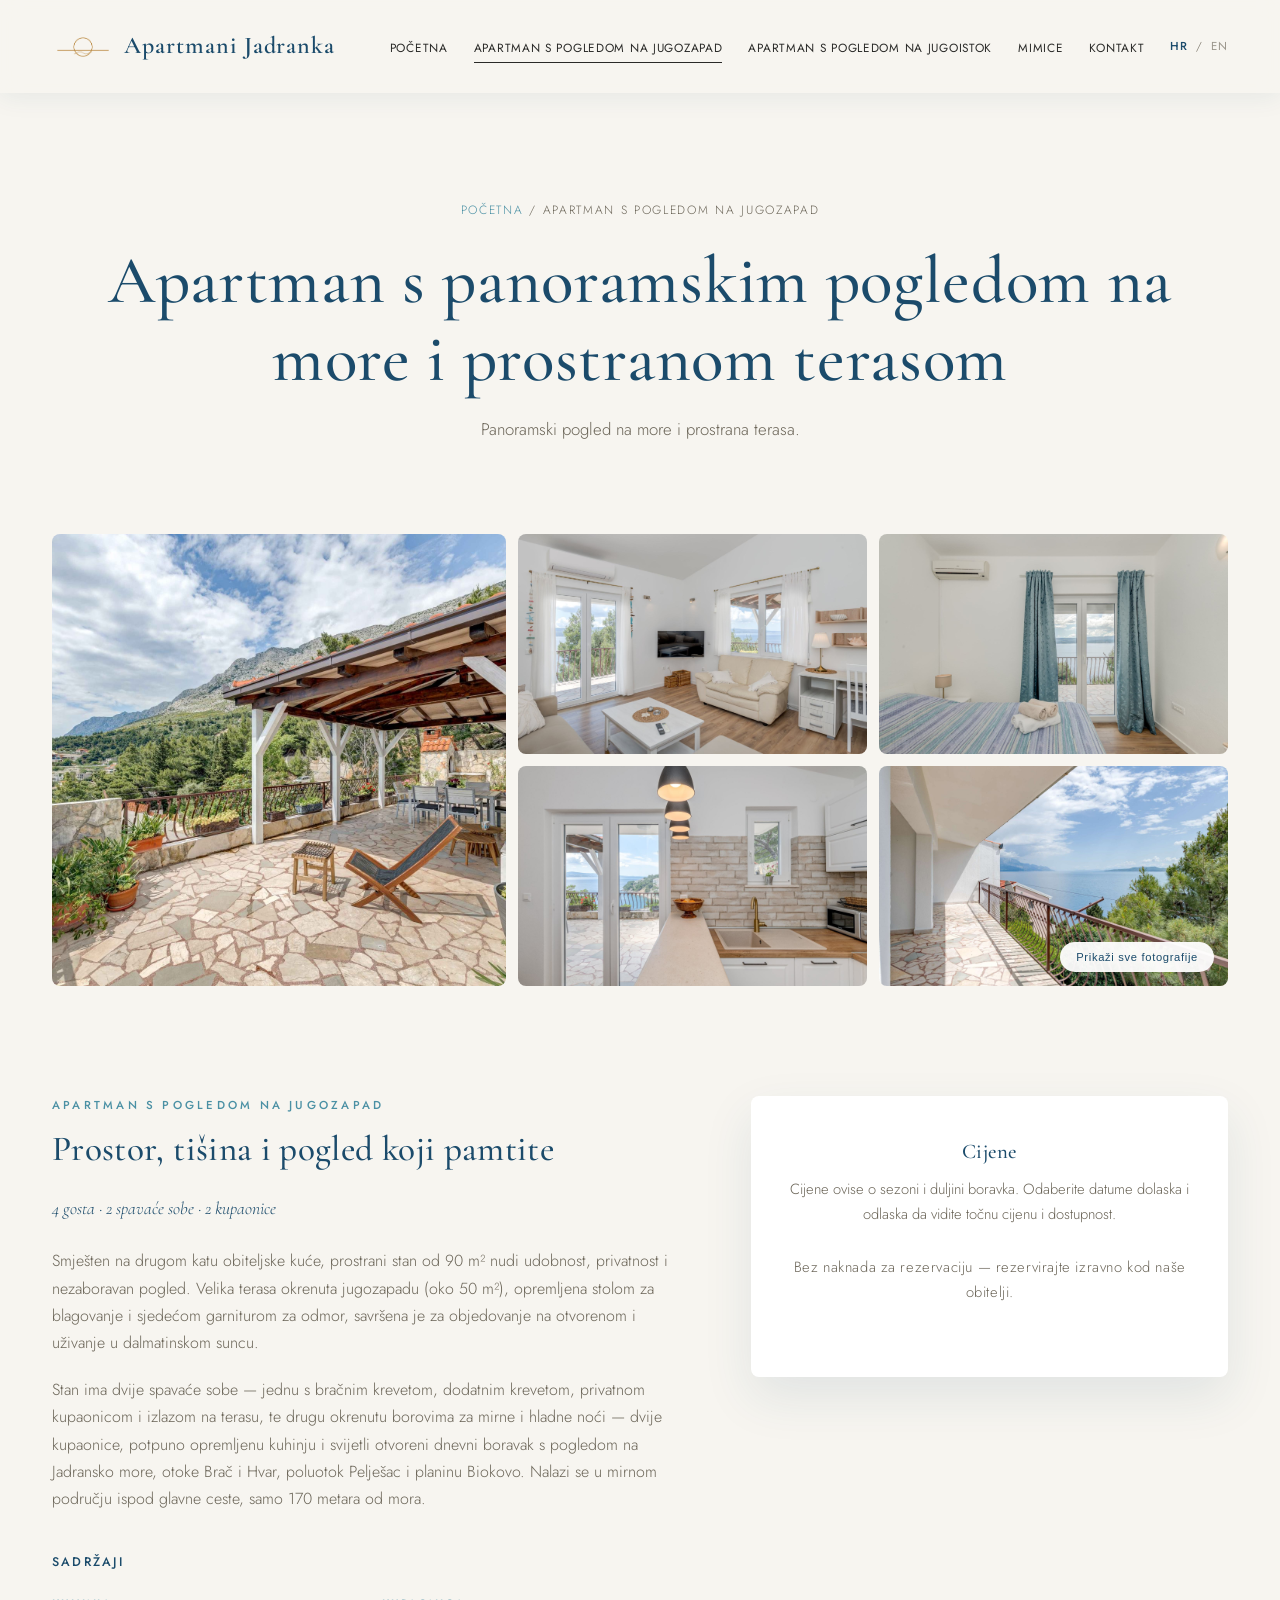
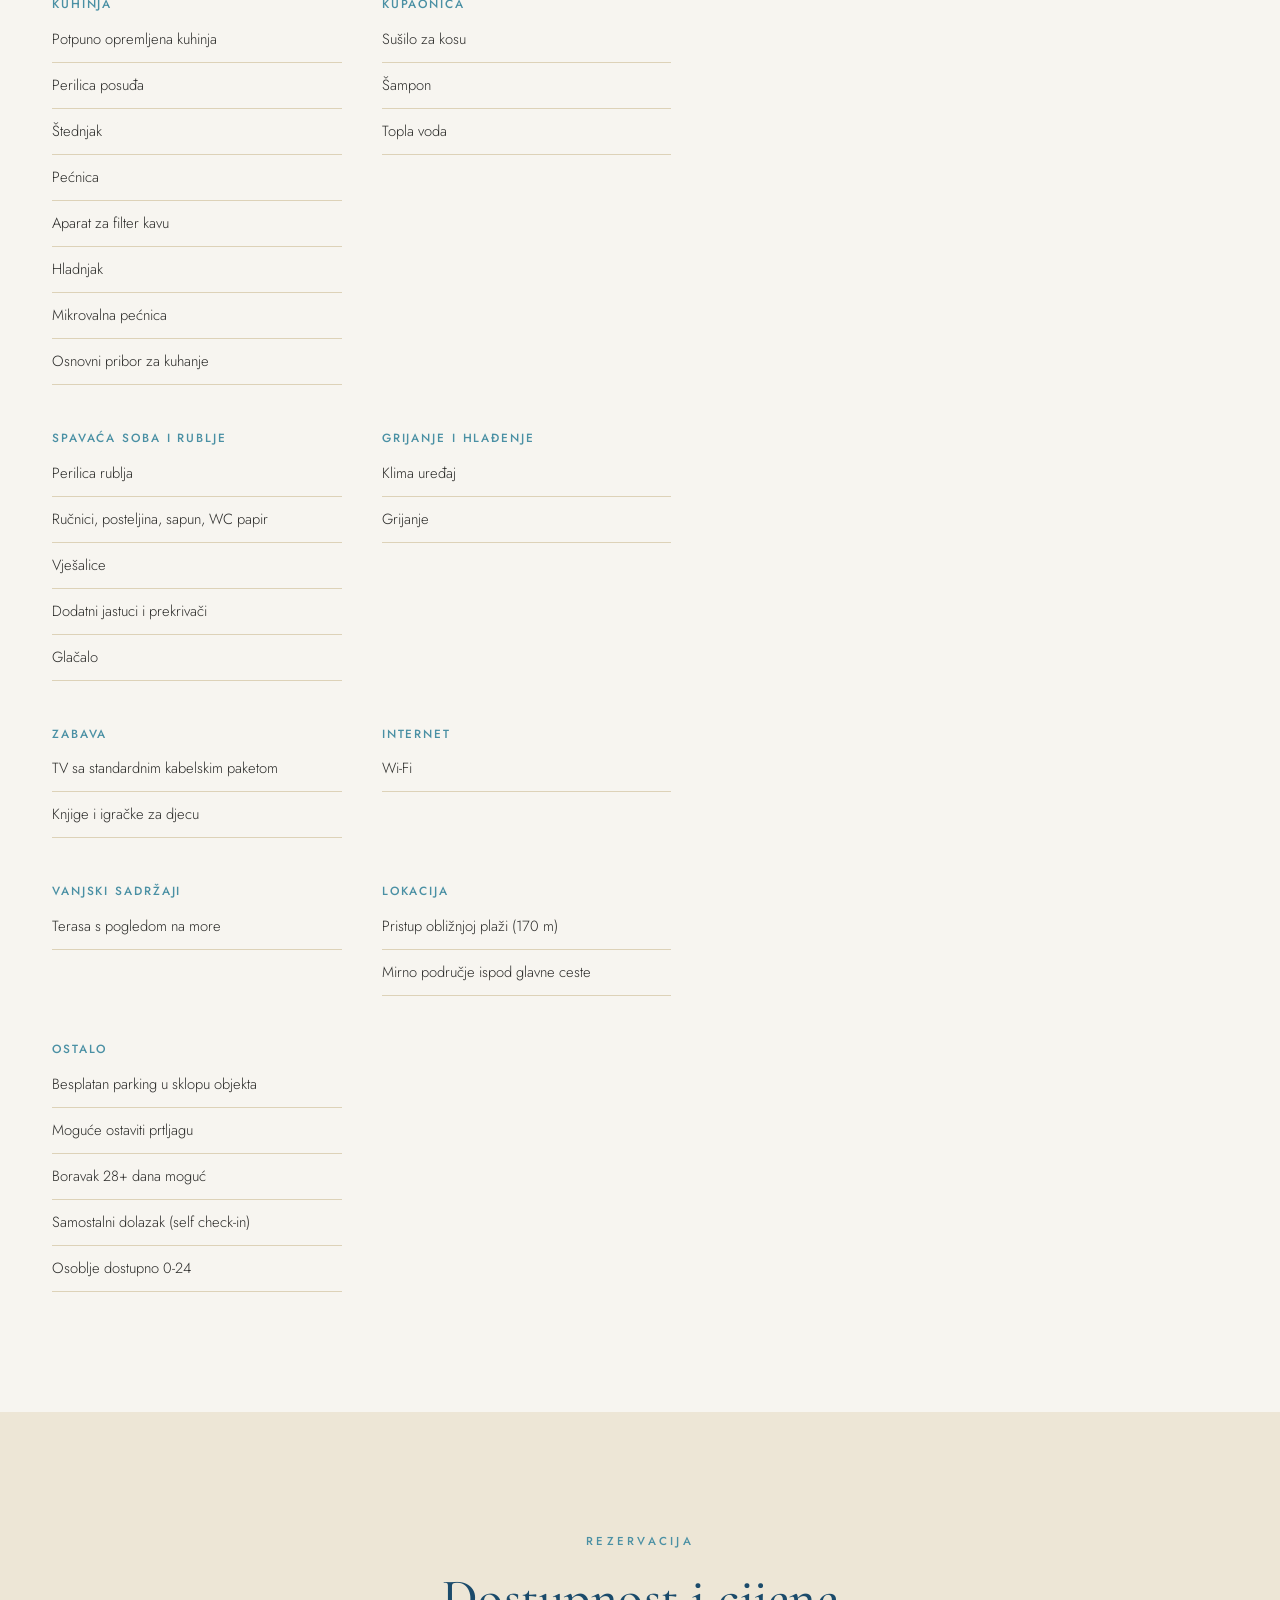
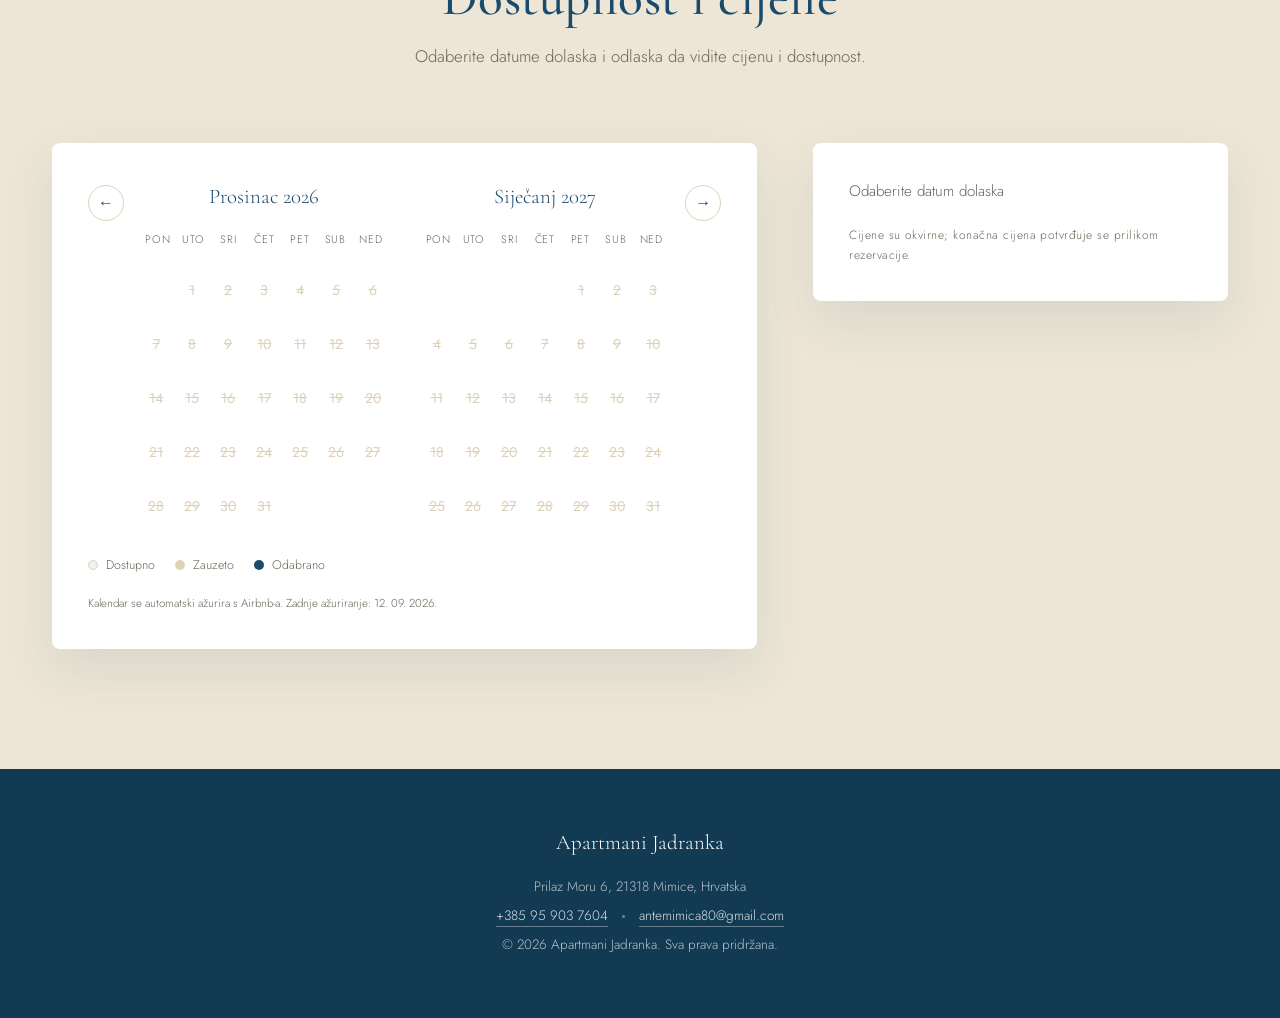
<file: apartmani-jadranka/pages/stan.html>
<!DOCTYPE html>
<html lang="hr">
<head>
  <meta charset="UTF-8">
  <meta name="viewport" content="width=device-width, initial-scale=1.0">
  <title data-i18n="stan.title_tag">Apartman s panoramskim pogledom na more i prostranom terasom | Apartmani Jadranka</title>
  <meta name="description" content="Apartman s panoramskim pogledom na more i prostranom terasom — prostrani apartman od 90 m² s velikom terasom. Apartmani Jadranka, Mimice, dalmatinska obala, Hrvatska.">
  <link rel="preconnect" href="https://fonts.googleapis.com">
  <link rel="preconnect" href="https://fonts.gstatic.com" crossorigin>
  <link href="https://fonts.googleapis.com/css2?family=Cormorant+Garamond:wght@500;600&family=Jost:wght@300;400;500&display=swap" rel="stylesheet">
  <link rel="icon" href="../images/favicon.ico" sizes="any">
  <link rel="icon" type="image/png" sizes="32x32" href="../images/favicon-32x32.png">
  <link rel="icon" type="image/png" sizes="16x16" href="../images/favicon-16x16.png">
  <link rel="apple-touch-icon" href="../images/apple-touch-icon.png">
  <link rel="stylesheet" href="../css/style.css?v=20260914">
</head>
<body data-unit="stan">

  <header class="site-header solid">
    <nav class="nav">
      <a href="../index.html" class="nav-brand"><img src="../images/nav-logo-icon.png" alt="" class="nav-logo-icon" width="62" height="28">Apartmani Jadranka</a>
      <ul class="nav-links">
        <li><a href="../index.html" data-i18n="nav.home">Home</a></li>
        <li><a href="stan.html" class="active" data-i18n="nav.stan">Stan</a></li>
        <li><a href="istok.html" data-i18n="nav.istok">Istok</a></li>
        <li><a href="../index.html#mimice" data-i18n="nav.mimice">Mimice</a></li>
        <li><a href="../index.html#contact" data-i18n="nav.contact">Contact</a></li>
        <li class="lang-switch">
          <button type="button" data-lang-btn="hr">HR</button>
          <span aria-hidden="true">/</span>
          <button type="button" data-lang-btn="en">EN</button>
        </li>
      </ul>
      <button class="nav-toggle" aria-label="Toggle menu" aria-expanded="false">
        <span></span><span></span><span></span>
      </button>
      <div class="nav-backdrop"></div>
    </nav>
  </header>

  <!-- ============ UNIT HERO ============ -->
  <section class="unit-hero-page">
    <div class="container">
      <p class="breadcrumb"><a href="../index.html" data-i18n="stan.breadcrumb">Home</a> / <span data-i18n="nav.stan">Stan</span></p>
      <h1 data-i18n="stan.display_name">Stan</h1>
      <p class="tagline" data-i18n="stan.tagline">Panoramic sea views and a spacious terrace.</p>
    </div>
  </section>

  <!-- ============ GALLERY ============ -->
  <!-- The 5 "featured" photos (class="gallery-featured") are the ones shown in the
       compact preview (js/gallery.js) before a visitor clicks "Show all photos" — move
       the class to different tiles below to change which photos represent the apartment. -->
  <section class="container reveal" style="padding-bottom: 0;">
    <div class="gallery-grid">
      <div class="gallery-item gallery-featured" style="background: url('../images/stan-cover.jpg?v=20260911') center/cover no-repeat;"><span data-i18n="stan.gallery.terrace">Terrace</span></div>
      <div class="gallery-item" style="background: url('../images/stan-terrace-2.jpg') center/cover no-repeat;"><span data-i18n="stan.gallery.terrace">Terrace</span></div>
      <div class="gallery-item gallery-featured" style="background: url('../images/stan-living-1.jpg') center/cover no-repeat;"><span data-i18n="stan.gallery.living">Living room</span></div>
      <div class="gallery-item" style="background: url('../images/stan-living-2.jpg') center/cover no-repeat;"><span data-i18n="stan.gallery.living">Living room</span></div>
      <div class="gallery-item gallery-featured" style="background: url('../images/stan-bedroom1-1.jpg') center/cover no-repeat;"><span data-i18n="stan.gallery.bedroom1">Bedroom 1</span></div>
      <div class="gallery-item" style="background: url('../images/stan-bedroom1-2.jpg') center/cover no-repeat;"><span data-i18n="stan.gallery.bedroom1">Bedroom 1</span></div>
      <div class="gallery-item" style="background: url('../images/stan-bedroom2-1.jpg') center/cover no-repeat;"><span data-i18n="stan.gallery.bedroom2">Bedroom 2</span></div>
      <div class="gallery-item" style="background: url('../images/stan-bedroom2-2.jpg') center/cover no-repeat;"><span data-i18n="stan.gallery.bedroom2">Bedroom 2</span></div>
      <div class="gallery-item" style="background: url('../images/stan-bathroom1-1.jpg') center/cover no-repeat;"><span data-i18n="stan.gallery.bathroom1">Bathroom 1</span></div>
      <div class="gallery-item" style="background: url('../images/stan-bathroom1-2.jpg') center/cover no-repeat;"><span data-i18n="stan.gallery.bathroom1">Bathroom 1</span></div>
      <div class="gallery-item" style="background: url('../images/stan-bathroom2-1.jpg') center/cover no-repeat;"><span data-i18n="stan.gallery.bathroom2">Bathroom 2</span></div>
      <div class="gallery-item" style="background: url('../images/stan-bathroom2-2.jpg') center/cover no-repeat;"><span data-i18n="stan.gallery.bathroom2">Bathroom 2</span></div>
      <div class="gallery-item gallery-featured" style="background: url('../images/stan-kitchen-1.jpg') center/cover no-repeat;"><span data-i18n="stan.gallery.kitchen">Kitchen</span></div>
      <div class="gallery-item" style="background: url('../images/stan-kitchen-2.jpg') center/cover no-repeat;"><span data-i18n="stan.gallery.kitchen">Kitchen</span></div>
      <div class="gallery-item gallery-featured" style="background: url('../images/stan-exterior-1.jpg') center/cover no-repeat;"><span data-i18n="stan.gallery.exterior">Outdoor area</span></div>
      <div class="gallery-item" style="background: url('../images/stan-exterior-2.jpg') center/cover no-repeat;"><span data-i18n="stan.gallery.exterior">Outdoor area</span></div>
    </div>
  </section>

  <!-- ============ DETAILS ============ -->
  <section class="unit-details">
    <div class="container">
      <div class="unit-details-grid">
        <div class="unit-description reveal">
          <span class="eyebrow" data-i18n="nav.stan">Stan</span>
          <h2 data-i18n="stan.about_title">Space, Quiet, and a View You'll Remember</h2>
          <span class="sleeps-badge" data-i18n="stan.sleeps">4 guests · 2 bedrooms · 2 bathrooms</span>
          <p data-i18n="stan.desc_p1">
            Set on the second floor of a family house, this spacious 90 m² apartment offers comfort, privacy,
            and unforgettable views. The large southwest-facing terrace (about 50 m²), furnished with a dining
            table and lounge seating, is perfect for outdoor dining, relaxing, and soaking up the Dalmatian sun.
          </p>
          <p data-i18n="stan.desc_p2">
            The apartment has two bedrooms — one with a double bed, an extra bed, a private bathroom, and
            terrace access, and another facing the pine trees for quiet, cool nights — two bathrooms, a fully
            equipped kitchen, and a bright, open living room looking out over the Adriatic Sea, the islands of
            Brač and Hvar, the Pelješac peninsula, and Mount Biokovo. Set in a peaceful area below the main
            road, just 170 meters from the sea.
          </p>

          <span class="amenities-heading" data-i18n="stan.amenities_heading">Amenities</span>

          <div class="amenities-categories">
            <div class="amenity-category">
              <h4 class="amenity-category-title" data-i18n="stan.cat.kitchen">Kitchen</h4>
              <ul class="amenities-list">
                <li data-i18n="stan.cat.kitchen.1">Fully equipped kitchen</li>
                <li data-i18n="stan.cat.kitchen.2">Dishwasher</li>
                <li data-i18n="stan.cat.kitchen.3">Stove</li>
                <li data-i18n="stan.cat.kitchen.4">Oven</li>
                <li data-i18n="stan.cat.kitchen.5">Coffee maker</li>
                <li data-i18n="stan.cat.kitchen.6">Refrigerator</li>
                <li data-i18n="stan.cat.kitchen.7">Microwave</li>
                <li data-i18n="stan.cat.kitchen.8">Basic cooking essentials</li>
              </ul>
            </div>

            <div class="amenity-category">
              <h4 class="amenity-category-title" data-i18n="stan.cat.bathroom">Bathroom</h4>
              <ul class="amenities-list">
                <li data-i18n="stan.cat.bathroom.1">Hair dryer</li>
                <li data-i18n="stan.cat.bathroom.2">Shampoo</li>
                <li data-i18n="stan.cat.bathroom.3">Hot water</li>
              </ul>
            </div>

            <div class="amenity-category">
              <h4 class="amenity-category-title" data-i18n="stan.cat.bedroom">Bedroom &amp; Linens</h4>
              <ul class="amenities-list">
                <li data-i18n="stan.cat.bedroom.1">Washing machine</li>
                <li data-i18n="stan.cat.bedroom.2">Towels, bed linen, soap, toilet paper</li>
                <li data-i18n="stan.cat.bedroom.3">Hangers</li>
                <li data-i18n="stan.cat.bedroom.4">Extra pillows &amp; blankets</li>
                <li data-i18n="stan.cat.bedroom.5">Iron</li>
              </ul>
            </div>

            <div class="amenity-category">
              <h4 class="amenity-category-title" data-i18n="stan.cat.climate">Heating &amp; Cooling</h4>
              <ul class="amenities-list">
                <li data-i18n="stan.cat.climate.1">Air conditioning</li>
                <li data-i18n="stan.cat.climate.2">Heating</li>
              </ul>
            </div>

            <div class="amenity-category">
              <h4 class="amenity-category-title" data-i18n="stan.cat.entertainment">Entertainment</h4>
              <ul class="amenities-list">
                <li data-i18n="stan.cat.entertainment.1">TV with standard cable</li>
                <li data-i18n="stan.cat.entertainment.2">Books and toys for children</li>
              </ul>
            </div>

            <div class="amenity-category">
              <h4 class="amenity-category-title" data-i18n="stan.cat.internet">Internet</h4>
              <ul class="amenities-list">
                <li data-i18n="stan.cat.internet.1">Wi-Fi</li>
              </ul>
            </div>

            <div class="amenity-category">
              <h4 class="amenity-category-title" data-i18n="stan.cat.outdoor">Outdoor</h4>
              <ul class="amenities-list">
                <li data-i18n="stan.cat.outdoor.1">Terrace with sea view</li>
              </ul>
            </div>

            <div class="amenity-category">
              <h4 class="amenity-category-title" data-i18n="stan.cat.location">Location</h4>
              <ul class="amenities-list">
                <li data-i18n="stan.cat.location.1">Access to nearby beach (170 m)</li>
                <li data-i18n="stan.cat.location.2">Peaceful area below the main road</li>
              </ul>
            </div>

            <div class="amenity-category">
              <h4 class="amenity-category-title" data-i18n="stan.cat.other">Other</h4>
              <ul class="amenities-list">
                <li data-i18n="stan.cat.other.1">Free parking on premises</li>
                <li data-i18n="stan.cat.other.2">Luggage drop-off allowed</li>
                <li data-i18n="stan.cat.other.3">Long-term stays allowed (28+ nights)</li>
                <li data-i18n="stan.cat.other.4">Self check-in</li>
                <li data-i18n="stan.cat.other.5">Staff available 24 hours</li>
              </ul>
            </div>
          </div>
        </div>

        <aside class="pricing-card reveal">
          <h3 data-i18n="istok.pricing_title">Pricing</h3>
          <p data-i18n="istok.pricing_desc">Rates vary by season and length of stay. Select your check-in and check-out dates to see the exact price and availability.</p>
          <p class="pricing-note" data-i18n="istok.pricing_note">No booking fees — reserve directly with our family.</p>
        </aside>
      </div>
    </div>
  </section>

  <!-- ============ AVAILABILITY & PRICING ============ -->
  <section id="availability" class="availability-section">
    <div class="container">
      <div class="section-header reveal">
        <span class="eyebrow" data-i18n="calendar.avail.eyebrow">Booking</span>
        <h2 class="section-title" data-i18n="calendar.avail.title">Availability &amp; Pricing</h2>
        <p class="section-subtitle" data-i18n="calendar.avail.subtitle">Select your check-in and check-out dates to see pricing and availability.</p>
      </div>

      <div class="availability-grid reveal">
        <div class="calendar-widget">
          <div class="calendar-header">
            <button type="button" class="calendar-nav" id="calendar-prev" data-i18n-aria-label="calendar.avail.prev" aria-label="Previous month">&larr;</button>
            <div class="calendar-months">
              <div class="calendar-month">
                <span class="calendar-month-label" id="calendar-month-label"></span>
                <div class="calendar-weekdays" id="calendar-weekdays"></div>
                <div class="calendar-days" id="calendar-days"></div>
              </div>
              <div class="calendar-month calendar-month-second">
                <span class="calendar-month-label" id="calendar-month-label-2"></span>
                <div class="calendar-weekdays" id="calendar-weekdays-2"></div>
                <div class="calendar-days" id="calendar-days-2"></div>
              </div>
            </div>
            <button type="button" class="calendar-nav" id="calendar-next" data-i18n-aria-label="calendar.avail.next" aria-label="Next month">&rarr;</button>
          </div>
          <div class="calendar-legend">
            <span class="legend-item"><span class="legend-dot available"></span><span data-i18n="calendar.avail.legend_available">Available</span></span>
            <span class="legend-item"><span class="legend-dot unavailable"></span><span data-i18n="calendar.avail.legend_unavailable">Unavailable</span></span>
            <span class="legend-item"><span class="legend-dot selected"></span><span data-i18n="calendar.avail.legend_selected">Selected</span></span>
          </div>
          <p class="calendar-updated" id="calendar-updated"></p>
        </div>

        <aside class="booking-summary">
          <div id="booking-summary-content">
            <p class="booking-prompt" data-i18n="calendar.avail.prompt_checkin">Select a check-in date</p>
          </div>
          <button type="button" class="text-link booking-clear" id="booking-clear" data-i18n="calendar.avail.clear" style="display: none;">Clear selection</button>
          <p class="pricing-note" data-i18n="calendar.avail.note">Prices are indicative; final price is confirmed at booking.</p>

          <!-- Shown only once valid, available dates meeting the season's minimum stay are selected (see js/calendar.js) -->
          <form id="availability-inquiry-form" class="inquiry-form" novalidate style="display: none;">
            <h3 class="inquiry-form-title" data-i18n="calendar.avail.inquiry_title">Send an Inquiry for These Dates</h3>

            <div class="form-group">
              <label for="avail-name" data-i18n="contact.form_name">Full Name</label>
              <input type="text" id="avail-name" name="name" data-i18n-placeholder="contact.form_name_ph" placeholder="Your name" required>
            </div>
            <div class="form-group">
              <label for="avail-email" data-i18n="contact.form_email">Email</label>
              <input type="email" id="avail-email" name="email" placeholder="you@example.com" required>
            </div>
            <div class="form-group">
              <label for="avail-phone" data-i18n="calendar.avail.form_phone">Phone</label>
              <input type="tel" id="avail-phone" name="phone" data-i18n-placeholder="calendar.avail.form_phone_ph" placeholder="Your phone number" required>
            </div>
            <div class="form-row">
              <div class="form-group">
                <label for="avail-adults" data-i18n="calendar.avail.form_adults">Number of adults</label>
                <div class="stepper" data-stepper="adults">
                  <button type="button" class="stepper-btn" data-step="-1" data-i18n-aria-label="calendar.avail.guests_decrease" aria-label="Decrease">&minus;</button>
                  <input type="number" id="avail-adults" name="adults" min="1" max="4" value="1" readonly required>
                  <button type="button" class="stepper-btn" data-step="1" data-i18n-aria-label="calendar.avail.guests_increase" aria-label="Increase">&plus;</button>
                </div>
              </div>
              <div class="form-group">
                <label for="avail-children" data-i18n="calendar.avail.form_children">Number of children</label>
                <div class="stepper" data-stepper="children">
                  <button type="button" class="stepper-btn" data-step="-1" data-i18n-aria-label="calendar.avail.guests_decrease" aria-label="Decrease">&minus;</button>
                  <input type="number" id="avail-children" name="children" min="0" max="3" value="0" readonly>
                  <button type="button" class="stepper-btn" data-step="1" data-i18n-aria-label="calendar.avail.guests_increase" aria-label="Increase">&plus;</button>
                </div>
              </div>
            </div>
            <div class="form-group">
              <label for="avail-message" data-i18n="contact.form_message">Message</label>
              <textarea id="avail-message" name="message" data-i18n-placeholder="calendar.avail.form_message_ph" placeholder="Notes, special requests..."></textarea>
            </div>

            <button type="submit" class="btn btn-primary" data-i18n="calendar.avail.form_submit">Send Inquiry</button>
            <div id="availability-form-status" class="form-status" role="status"></div>
          </form>
        </aside>
      </div>
    </div>
  </section>

  <footer class="site-footer">
    <div class="container">
      <p class="footer-brand">Apartmani Jadranka</p>
      <p data-i18n="footer.address">Prilaz Moru 6, 21318 Mimice, Hrvatska</p>
      <p class="footer-contact">
        <a href="tel:+385959037604">+385 95 903 7604</a>
        <span class="dot" aria-hidden="true"></span>
        <a href="mailto:antemimica80@gmail.com">antemimica80@gmail.com</a>
      </p>
      <p>&copy; <span id="year"></span> Apartmani Jadranka. <span data-i18n="footer.rights">All rights reserved.</span></p>
    </div>
  </footer>

  <script src="../js/i18n.js?v=20260914"></script>
  <script src="../js/main.js?v=20260910"></script>
  <script src="../js/gallery.js?v=20260910"></script>
  <script src="../js/calendar.js?v=20260912"></script>
  <script>document.getElementById('year').textContent = new Date().getFullYear();</script>
</body>
</html>
</file>
<file: apartmani-jadranka/css/style.css>
/* ===========================================================
   Apartmani Jadranka — shared stylesheet
   Boutique Mediterranean: deep sea blue, warm stone white, sand.
   Edit the CSS variables below to retheme the whole site at once.
   =========================================================== */

:root {
  /* --- Colors --- */
  --color-sea-deep: #1b4b6b;
  --color-sea: #4a90a4;
  --color-sea-mist: #eef3f4;
  --color-stone: #f7f5f0;
  --color-sand: #ede6d6;
  --color-sand-dark: #ddd2b8;
  --color-white: #ffffff;
  --color-text: #2a2a28;
  --color-text-light: #6b6558;

  /* --- Type --- */
  --font-display: 'Cormorant Garamond', Georgia, 'Times New Roman', serif;
  --font-body: 'Jost', -apple-system, BlinkMacSystemFont, 'Segoe UI', sans-serif;

  /* --- Layout --- */
  --max-width: 1240px;
  --radius: 4px;
  --radius-lg: 8px;
  --shadow-soft: 0 20px 50px rgba(27, 75, 107, 0.1);
  --shadow-small: 0 6px 20px rgba(27, 75, 107, 0.1);
}

/* --- Reset --- */
* {
  box-sizing: border-box;
  margin: 0;
  padding: 0;
}

html {
  scroll-behavior: smooth;
}

body {
  font-family: var(--font-body);
  font-weight: 300;
  color: var(--color-text);
  background-color: var(--color-stone);
  line-height: 1.7;
  -webkit-font-smoothing: antialiased;
}

img {
  max-width: 100%;
  display: block;
}

a {
  color: inherit;
  text-decoration: none;
}

ul {
  list-style: none;
}

.container {
  width: 100%;
  max-width: var(--max-width);
  margin: 0 auto;
  padding: 0 32px;
}

h1, h2, h3, h4 {
  font-family: var(--font-display);
  font-weight: 500;
  line-height: 1.15;
  color: var(--color-sea-deep);
  letter-spacing: 0.01em;
}

.eyebrow {
  display: block;
  text-transform: uppercase;
  letter-spacing: 0.28em;
  font-size: 0.72rem;
  font-weight: 500;
  color: var(--color-sea);
  margin-bottom: 18px;
}

h2.section-title {
  font-size: clamp(2.2rem, 5vw, 3.2rem);
  font-weight: 500;
  text-align: center;
  margin-bottom: 14px;
}

p.section-subtitle {
  text-align: center;
  color: var(--color-text-light);
  max-width: 560px;
  margin: 0 auto 64px;
  font-size: 1.05rem;
  font-weight: 300;
}

.section-header {
  text-align: center;
  margin-bottom: 72px;
}

section {
  padding: 120px 0;
}

/* --- Scroll reveal --- */
.reveal {
  opacity: 0;
  transform: translateY(28px);
  transition: opacity 0.9s ease, transform 0.9s ease;
}

.reveal.visible {
  opacity: 1;
  transform: translateY(0);
}

.btn {
  display: inline-block;
  padding: 16px 38px;
  border-radius: 999px;
  font-family: var(--font-body);
  font-weight: 500;
  font-size: 0.82rem;
  letter-spacing: 0.14em;
  text-transform: uppercase;
  cursor: pointer;
  border: 1px solid transparent;
  transition: all 0.3s ease;
}

.btn-primary {
  background-color: var(--color-sea-deep);
  color: var(--color-white);
  border-color: var(--color-sea-deep);
}

.btn-primary:hover {
  background-color: transparent;
  color: var(--color-sea-deep);
}

.contact-section .btn-primary:hover {
  background-color: var(--color-white);
  color: var(--color-sea-deep);
}

.btn-outline {
  background-color: transparent;
  border-color: var(--color-sea-deep);
  color: var(--color-sea-deep);
}

.btn-outline:hover {
  background-color: var(--color-sea-deep);
  color: var(--color-white);
}

.text-link {
  display: inline-flex;
  align-items: center;
  gap: 8px;
  font-size: 0.82rem;
  font-weight: 500;
  letter-spacing: 0.14em;
  text-transform: uppercase;
  color: var(--color-sea-deep);
  border-bottom: 1px solid transparent;
  padding-bottom: 4px;
  transition: gap 0.25s ease, border-color 0.25s ease;
}

.text-link:hover {
  gap: 14px;
  border-color: var(--color-sea-deep);
}

/* ===========================================================
   Header / Navigation
   =========================================================== */

.site-header {
  position: fixed;
  top: 0;
  left: 0;
  right: 0;
  z-index: 100;
  background-color: transparent;
  transition: background-color 0.4s ease, box-shadow 0.4s ease, padding 0.4s ease;
}

.site-header.scrolled,
.site-header.solid {
  background-color: rgba(247, 245, 240, 0.94);
  backdrop-filter: blur(10px);
  box-shadow: 0 4px 24px rgba(27, 75, 107, 0.08);
}

.nav {
  display: flex;
  align-items: center;
  justify-content: space-between;
  padding: 26px 32px;
  max-width: var(--max-width);
  margin: 0 auto;
  transition: padding 0.4s ease;
}

.site-header.scrolled .nav {
  padding: 18px 32px;
}

.nav-brand {
  display: flex;
  align-items: center;
  gap: 10px;
  font-family: var(--font-display);
  font-size: 1.5rem;
  font-weight: 600;
  letter-spacing: 0.04em;
  color: var(--color-white);
  transition: color 0.4s ease;
}

.nav-logo-icon {
  height: 28px;
  width: auto;
  flex: none;
}

.site-header.scrolled .nav-brand,
.site-header.solid .nav-brand {
  color: var(--color-sea-deep);
}

.nav-links {
  display: flex;
  gap: 26px;
  align-items: center;
}

.nav-links a {
  font-weight: 400;
  font-size: 0.74rem;
  letter-spacing: 0.06em;
  text-transform: uppercase;
  color: var(--color-white);
  white-space: nowrap;
  padding-bottom: 6px;
  border-bottom: 1px solid transparent;
  transition: border-color 0.25s ease, color 0.4s ease;
}

.site-header.scrolled .nav-links a,
.site-header.solid .nav-links a {
  color: var(--color-text);
}

.nav-links a:hover,
.nav-links a.active {
  border-bottom-color: currentColor;
}

.lang-switch {
  display: flex;
  align-items: center;
  gap: 8px;
  font-size: 0.72rem;
  letter-spacing: 0.08em;
  color: rgba(255, 255, 255, 0.6);
  transition: color 0.4s ease;
}

.site-header.scrolled .lang-switch,
.site-header.solid .lang-switch {
  color: var(--color-text-light);
}

.lang-switch button {
  background: none;
  border: none;
  padding: 0;
  font-family: var(--font-body);
  font-size: 0.72rem;
  letter-spacing: 0.08em;
  color: inherit;
  cursor: pointer;
  opacity: 0.65;
  transition: opacity 0.2s ease;
}

.lang-switch button.active {
  opacity: 1;
  font-weight: 500;
  color: var(--color-white);
}

.site-header.scrolled .lang-switch button.active,
.site-header.solid .lang-switch button.active {
  color: var(--color-sea-deep);
}

.nav-toggle {
  display: none;
  flex-direction: column;
  justify-content: space-between;
  width: 26px;
  height: 18px;
  background: none;
  border: none;
  cursor: pointer;
  padding: 0;
}

.nav-toggle span {
  display: block;
  height: 1px;
  width: 100%;
  background-color: var(--color-white);
  transition: transform 0.25s ease, opacity 0.25s ease, background-color 0.4s ease;
}

.site-header.scrolled .nav-toggle span,
.site-header.solid .nav-toggle span {
  background-color: var(--color-sea-deep);
}

.nav-toggle[aria-expanded="true"] span:nth-child(1) {
  transform: translateY(8.5px) rotate(45deg);
}

.nav-toggle[aria-expanded="true"] span:nth-child(2) {
  opacity: 0;
}

.nav-toggle[aria-expanded="true"] span:nth-child(3) {
  transform: translateY(-8.5px) rotate(-45deg);
}

/* The hamburger turns into an X above the drawer, so it needs the
   drawer's (dark-on-light) color regardless of header scroll state. */
.nav-toggle[aria-expanded="true"] span {
  background-color: var(--color-sea-deep) !important;
}

.nav-backdrop {
  display: none;
}

/* ===========================================================
   Hero
   =========================================================== */

.hero {
  position: relative;
  min-height: 100vh;
  display: flex;
  align-items: center;
  justify-content: center;
  text-align: center;
  color: var(--color-white);
  overflow: hidden;
  background-color: var(--color-sea-deep);
}

.hero-photo {
  position: absolute;
  inset: 0;
  z-index: 0;
  background-size: cover;
  background-position: center;
  animation: hero-photo-in 1.8s ease both;
}

@keyframes hero-photo-in {
  from { opacity: 0; transform: scale(1.06); }
  to { opacity: 1; transform: scale(1); }
}

.hero::after {
  content: "";
  position: absolute;
  inset: 0;
  z-index: 1;
  background: linear-gradient(180deg, rgba(9, 26, 36, 0.5) 0%, rgba(9, 26, 36, 0.32) 42%, rgba(9, 26, 36, 0.62) 100%);
  pointer-events: none;
}

.hero-content {
  position: relative;
  z-index: 2;
  padding: 0 32px;
  max-width: 760px;
}

.hero-eyebrow {
  text-transform: uppercase;
  letter-spacing: 0.32em;
  font-size: 0.78rem;
  font-weight: 400;
  color: rgba(255, 255, 255, 0.85);
  margin-bottom: 26px;
}

.hero h1 {
  color: var(--color-white);
  font-weight: 500;
  font-size: clamp(2.2rem, 5.5vw, 4.2rem);
  line-height: 1.15;
  margin-bottom: 26px;
  letter-spacing: 0.01em;
}

.hero p {
  font-size: clamp(1rem, 1.6vw, 1.15rem);
  font-weight: 300;
  color: rgba(255, 255, 255, 0.88);
  max-width: 480px;
  margin: 0 auto 44px;
  line-height: 1.8;
}

.scroll-cue {
  position: absolute;
  bottom: 40px;
  left: 50%;
  transform: translateX(-50%);
  z-index: 2;
  width: 1px;
  height: 56px;
  background: linear-gradient(180deg, rgba(255, 255, 255, 0.9), transparent);
}

/* ===========================================================
   Units overview (homepage)
   =========================================================== */

.units-overview {
  background-color: var(--color-stone);
}

.units-grid {
  display: grid;
  grid-template-columns: repeat(2, 1fr);
  gap: 56px;
}

.unit-card {
  text-align: left;
}

.unit-card-photo {
  height: 420px;
  display: flex;
  align-items: flex-end;
  color: var(--color-white);
  padding: 32px;
  border-radius: var(--radius-lg);
  overflow: hidden;
  position: relative;
  margin-bottom: 28px;
  background: linear-gradient(180deg, rgba(18, 40, 51, 0) 55%, rgba(18, 40, 51, 0.45) 100%), url('../images/stan-cover.jpg?v=20260911') center/cover no-repeat;
  transition: transform 0.6s cubic-bezier(0.22, 1, 0.36, 1);
}

.unit-card-photo.istok {
  background: linear-gradient(180deg, rgba(18, 40, 51, 0) 55%, rgba(18, 40, 51, 0.45) 100%), url('../images/istok-cover.jpg') center/cover no-repeat;
}

.unit-card:hover .unit-card-photo {
  transform: scale(1.03);
}

.unit-card-photo-label {
  position: relative;
  z-index: 2;
  font-family: var(--font-body);
  font-size: 0.72rem;
  letter-spacing: 0.18em;
  text-transform: uppercase;
  opacity: 0.85;
}

.unit-card-body h3 {
  font-size: 1.8rem;
  margin-bottom: 10px;
}

.unit-card-body h3 a {
  transition: color 0.2s ease;
}

.unit-card-body h3 a:hover {
  color: var(--color-sea);
}

.unit-card-body p {
  color: var(--color-text-light);
  margin-bottom: 22px;
  font-weight: 300;
  max-width: 46ch;
}

.unit-card-meta {
  display: flex;
  align-items: center;
  gap: 10px;
  margin-bottom: 8px;
  font-size: 0.8rem;
  letter-spacing: 0.04em;
  color: var(--color-sea-deep);
  font-weight: 500;
}

.unit-card-meta .dot {
  width: 3px;
  height: 3px;
  border-radius: 50%;
  background-color: var(--color-sea);
}

.unit-card-rooms {
  font-size: 0.85rem;
  font-weight: 300;
  color: var(--color-text-light);
  margin-bottom: 26px;
}

.unit-card-actions {
  display: flex;
  align-items: center;
  flex-wrap: wrap;
  gap: 22px;
}

.unit-card-actions .btn {
  padding: 12px 26px;
}

/* ===========================================================
   Guest reviews (rotating marquee — see js/reviews.js)
   =========================================================== */

.reviews-section {
  background-color: var(--color-white);
  overflow: hidden;
}

.reviews-track-wrap {
  overflow-x: auto;
  overflow-y: hidden;
  -webkit-overflow-scrolling: touch;
  scrollbar-width: none;
  -ms-overflow-style: none;
  cursor: grab;
  /* Fade the marquee out at both edges instead of hard-cutting cards. */
  -webkit-mask-image: linear-gradient(90deg, transparent 0, #000 64px, #000 calc(100% - 64px), transparent 100%);
  mask-image: linear-gradient(90deg, transparent 0, #000 64px, #000 calc(100% - 64px), transparent 100%);
}

.reviews-track-wrap::-webkit-scrollbar {
  display: none;
}

.reviews-track-wrap.dragging {
  cursor: grabbing;
  scroll-snap-type: none;
}

.reviews-track {
  display: flex;
  gap: 24px;
  width: max-content;
  padding: 4px 32px;
}

.review-card {
  flex: none;
  width: 320px;
  background-color: var(--color-stone);
  border-radius: var(--radius-lg);
  padding: 28px;
  cursor: pointer;
  transition: box-shadow 0.2s ease;
}

.review-card:hover,
.review-card:focus-visible {
  box-shadow: var(--shadow-soft);
  outline: none;
}

.review-stars {
  color: #d99a3f;
  font-size: 0.85rem;
  letter-spacing: 2px;
  margin-bottom: 14px;
}

.review-quote {
  font-size: 0.95rem;
  font-weight: 300;
  line-height: 1.7;
  color: var(--color-text);
  margin: 0 0 14px;
  display: -webkit-box;
  -webkit-line-clamp: 6;
  -webkit-box-orient: vertical;
  overflow: hidden;
}

.review-more {
  display: block;
  background: none;
  border: none;
  padding: 0;
  margin-bottom: 14px;
  font-size: 0.8rem;
  font-weight: 500;
  color: var(--color-sea-deep);
  text-decoration: underline;
  cursor: pointer;
}

.review-more[hidden] {
  display: none;
}

.review-author {
  font-size: 0.85rem;
  font-weight: 500;
  color: var(--color-sea-deep);
  margin: 0;
}

.review-modal-dialog {
  max-width: 560px;
}

.review-modal-dialog .review-quote {
  -webkit-line-clamp: unset;
  overflow: visible;
  font-size: 1.05rem;
}

/* ===========================================================
   Why stay with us
   =========================================================== */

.why-stay {
  background-color: var(--color-sand);
}

.why-footnote {
  margin-top: 48px;
  padding-top: 24px;
  border-top: 1px solid var(--color-sand-dark);
  color: var(--color-text-light);
  font-size: 0.78rem;
  font-weight: 300;
  font-style: italic;
  line-height: 1.6;
  max-width: 60ch;
}

.features-grid {
  display: grid;
  grid-template-columns: repeat(4, 1fr);
  gap: 0;
}

.feature-card {
  text-align: center;
  padding: 0 28px;
  border-left: 1px solid var(--color-sand-dark);
}

.feature-card:first-child {
  border-left: none;
}

.feature-icon {
  font-family: var(--font-display);
  font-size: 2.4rem;
  font-weight: 500;
  color: var(--color-sea);
  margin-bottom: 20px;
}

.feature-card h3 {
  font-size: 1.2rem;
  margin-bottom: 12px;
}

.feature-card p {
  color: var(--color-text-light);
  font-size: 0.92rem;
  font-weight: 300;
}

/* ===========================================================
   Unit pages
   =========================================================== */

.unit-hero-page {
  padding: 200px 0 90px;
  text-align: center;
  background-color: var(--color-stone);
}

.unit-hero-page .breadcrumb {
  font-size: 0.75rem;
  letter-spacing: 0.14em;
  text-transform: uppercase;
  color: var(--color-text-light);
  margin-bottom: 22px;
}

.unit-hero-page .breadcrumb a {
  color: var(--color-sea);
}

.unit-hero-page h1 {
  font-size: clamp(2.6rem, 6vw, 4.2rem);
  margin-bottom: 18px;
}

.unit-hero-page p.tagline {
  color: var(--color-text-light);
  max-width: 520px;
  margin: 0 auto;
  font-size: 1.05rem;
  font-weight: 300;
}

.gallery-grid {
  display: grid;
  grid-template-columns: repeat(4, 1fr);
  grid-template-rows: repeat(4, 220px);
  gap: 16px;
}

.gallery-item {
  border-radius: var(--radius-lg);
  display: flex;
  align-items: flex-end;
  color: rgba(255, 255, 255, 0.85);
  font-size: 0.72rem;
  letter-spacing: 0.14em;
  text-transform: uppercase;
  padding: 18px;
  background: linear-gradient(160deg, #3d879e 0%, var(--color-sea-deep) 100%);
  transition: transform 0.6s cubic-bezier(0.22, 1, 0.36, 1);
  overflow: hidden;
  /* Replace each placeholder with:
     background: url('../images/your-photo.jpg') center/cover no-repeat; */
}

.gallery-item:hover {
  transform: scale(1.02);
}

.gallery-item:nth-child(1) { background: linear-gradient(160deg, #3d879e 0%, var(--color-sea-deep) 100%); }
.gallery-item:nth-child(2) { background: linear-gradient(160deg, #3d879e 0%, var(--color-sea-deep) 100%); }
.gallery-item:nth-child(3) { background: linear-gradient(160deg, #8a6a4f 0%, #5e4530 100%); }
.gallery-item:nth-child(4) { background: linear-gradient(160deg, #8a6a4f 0%, #5e4530 100%); }
.gallery-item:nth-child(5) { background: linear-gradient(160deg, #7f9587 0%, #4b5d4f 100%); }
.gallery-item:nth-child(6) { background: linear-gradient(160deg, #7f9587 0%, #4b5d4f 100%); }
.gallery-item:nth-child(7) { background: linear-gradient(160deg, var(--color-sea-deep) 0%, #0e2c3f 100%); }
.gallery-item:nth-child(8) { background: linear-gradient(160deg, var(--color-sea-deep) 0%, #0e2c3f 100%); }
.gallery-item:nth-child(9) { background: linear-gradient(160deg, #a6805f 0%, #6b4d34 100%); }
.gallery-item:nth-child(10) { background: linear-gradient(160deg, #a6805f 0%, #6b4d34 100%); }
.gallery-item:nth-child(11) { background: linear-gradient(160deg, #6f7f99 0%, #3c455c 100%); }
.gallery-item:nth-child(12) { background: linear-gradient(160deg, #6f7f99 0%, #3c455c 100%); }
.gallery-item:nth-child(13) { background: linear-gradient(160deg, #9c8a5e 0%, #665a3a 100%); }
.gallery-item:nth-child(14) { background: linear-gradient(160deg, #9c8a5e 0%, #665a3a 100%); }
.gallery-item:nth-child(15) { background: linear-gradient(160deg, #5f9c7f 0%, #2f5240 100%); }
.gallery-item:nth-child(16) { background: linear-gradient(160deg, #5f9c7f 0%, #2f5240 100%); }

/* The full gallery-grid above is the source of truth for photos/labels and
   stays visible as a no-JS fallback; js/gallery.js hides it and builds the
   compact preview + lightbox below once it runs. */
.gallery-grid.gallery-grid-hidden {
  display: none;
}

/* ===========================================================
   Gallery preview (Airbnb-style: 1 large + 4 small) & lightbox
   =========================================================== */

.gallery-preview {
  display: grid;
  grid-template-columns: 1.3fr 1fr 1fr;
  grid-template-rows: repeat(2, 220px);
  gap: 12px;
}

.gallery-preview-tile {
  position: relative;
  border: none;
  padding: 0;
  border-radius: var(--radius-lg);
  overflow: hidden;
  cursor: pointer;
  background-size: cover;
  background-position: center;
  transition: transform 0.6s cubic-bezier(0.22, 1, 0.36, 1);
}

.gallery-preview-tile:hover {
  transform: scale(1.02);
}

.gallery-preview-tile:first-child {
  grid-column: 1;
  grid-row: 1 / span 2;
}

.gallery-show-all {
  position: absolute;
  right: 14px;
  bottom: 14px;
  background-color: rgba(255, 255, 255, 0.94);
  color: var(--color-sea-deep);
  font-size: 0.7rem;
  font-weight: 500;
  letter-spacing: 0.06em;
  padding: 9px 16px;
  border-radius: 999px;
  box-shadow: var(--shadow-small);
}

/* Desktop: the hero tile's own "show all" copy stays hidden — the one on
   the last small tile is the visible entry point (see the mobile override
   below, where it flips). */
.gallery-preview-tile:first-child .gallery-show-all {
  display: none;
}

.lightbox {
  position: fixed;
  inset: 0;
  z-index: 1000;
  background-color: rgba(9, 26, 36, 0.94);
  display: none;
  align-items: center;
  justify-content: center;
}

.lightbox.open {
  display: flex;
}

/* html, not just body, because html is the actual scrolling element on
   some mobile browsers — locking only body leaves the page scrollable
   behind a "fixed" overlay. */
html.lightbox-locked,
body.lightbox-locked {
  overflow: hidden;
}

.lightbox-stage {
  width: min(90vw, 1100px);
  text-align: center;
}

.lightbox-image {
  width: 100%;
  height: min(70vh, 640px);
  background-size: contain;
  background-position: center;
  background-repeat: no-repeat;
  border-radius: var(--radius-lg);
}

.lightbox-caption {
  margin-top: 18px;
  color: var(--color-white);
  font-size: 0.85rem;
  letter-spacing: 0.1em;
  text-transform: uppercase;
}

.lightbox-counter {
  margin-top: 6px;
  color: rgba(255, 255, 255, 0.55);
  font-size: 0.78rem;
}

.lightbox-close,
.lightbox-prev,
.lightbox-next {
  position: absolute;
  background-color: rgba(255, 255, 255, 0.12);
  border: none;
  color: var(--color-white);
  cursor: pointer;
  border-radius: 50%;
  transition: background-color 0.2s ease;
}

.lightbox-close:hover,
.lightbox-prev:hover,
.lightbox-next:hover {
  background-color: rgba(255, 255, 255, 0.24);
}

.lightbox-close {
  top: 24px;
  right: 24px;
  width: 44px;
  height: 44px;
  font-size: 1.4rem;
  line-height: 1;
}

.lightbox-prev,
.lightbox-next {
  top: 50%;
  transform: translateY(-50%);
  width: 52px;
  height: 52px;
  font-size: 1.3rem;
}

.lightbox-prev { left: 24px; }
.lightbox-next { right: 24px; }

.unit-details {
  padding: 110px 0;
}

.unit-details-grid {
  display: grid;
  grid-template-columns: 1.3fr 1fr;
  gap: 80px;
  align-items: start;
}

.unit-description .eyebrow {
  margin-bottom: 14px;
}

.unit-description h2 {
  text-align: left;
  font-size: 2.2rem;
  margin-bottom: 24px;
}

.unit-description p {
  color: var(--color-text-light);
  margin-bottom: 20px;
  font-weight: 300;
}

.sleeps-badge {
  display: inline-block;
  color: var(--color-sea-deep);
  font-family: var(--font-display);
  font-size: 1.1rem;
  font-style: italic;
  margin-bottom: 24px;
}

.amenities-heading {
  font-size: 0.78rem;
  letter-spacing: 0.18em;
  text-transform: uppercase;
  color: var(--color-sea-deep);
  margin-top: 40px;
  margin-bottom: 22px;
  display: block;
  font-weight: 500;
}

.amenities-list {
  display: grid;
  grid-template-columns: repeat(2, 1fr);
  gap: 14px 24px;
}

.amenities-list li {
  font-size: 0.95rem;
  font-weight: 300;
  color: var(--color-text);
  padding-bottom: 14px;
  border-bottom: 1px solid var(--color-sand-dark);
}

/* --- Categorized amenities (Stan, Istok) --- */
.amenities-categories {
  display: grid;
  grid-template-columns: repeat(2, 1fr);
  gap: 36px 40px;
  margin-top: 24px;
}

.amenity-category-title {
  font-family: var(--font-body);
  font-size: 0.74rem;
  letter-spacing: 0.16em;
  text-transform: uppercase;
  color: var(--color-sea);
  font-weight: 500;
  margin-bottom: 16px;
}

.amenity-category .amenities-list {
  display: block;
}

.amenity-category .amenities-list li {
  font-size: 0.92rem;
  padding-bottom: 10px;
  margin-bottom: 10px;
}

.amenities-heading-not-included {
  color: var(--color-text-light);
}

.amenities-list-not-included li {
  color: var(--color-text-light);
  text-decoration: line-through;
  text-decoration-color: var(--color-sand-dark);
  border-bottom-color: var(--color-sand-dark);
}

/* ===========================================================
   Availability & Pricing (calendar + booking summary)
   =========================================================== */

.availability-section {
  background-color: var(--color-sand);
}

.availability-grid {
  display: grid;
  grid-template-columns: 1.7fr 1fr;
  gap: 56px;
  align-items: start;
}

.calendar-widget {
  background-color: var(--color-white);
  border-radius: var(--radius-lg);
  padding: 36px;
  box-shadow: var(--shadow-soft);
}

.calendar-header {
  display: flex;
  align-items: flex-start;
  justify-content: space-between;
  gap: 16px;
  margin-bottom: 24px;
}

.calendar-nav {
  flex: none;
  margin-top: 6px;
}

/* Two months side by side (Airbnb-style) so a check-in near month's end
   and a check-out early the next month are both visible at once — no
   navigation needed in between. Collapses to one month on narrow screens
   (see the max-width: 720px override below). */
.calendar-months {
  display: flex;
  flex: 1;
  gap: 32px;
  min-width: 0;
}

.calendar-month {
  flex: 1;
  min-width: 0;
}

.calendar-month-label {
  font-family: var(--font-display);
  font-size: 1.3rem;
  color: var(--color-sea-deep);
  display: block;
  text-align: center;
  margin-bottom: 16px;
}

.calendar-nav {
  width: 36px;
  height: 36px;
  border-radius: 50%;
  border: 1px solid var(--color-sand-dark);
  background: none;
  color: var(--color-sea-deep);
  font-size: 1rem;
  cursor: pointer;
  transition: background-color 0.2s ease, border-color 0.2s ease;
}

.calendar-nav:hover {
  background-color: var(--color-sea-mist);
  border-color: var(--color-sea);
}

.calendar-weekdays {
  display: grid;
  grid-template-columns: repeat(7, 1fr);
  margin-bottom: 8px;
}

.calendar-weekdays span {
  text-align: center;
  font-size: 0.68rem;
  letter-spacing: 0.08em;
  text-transform: uppercase;
  color: var(--color-text-light);
  padding-bottom: 8px;
}

.calendar-days {
  display: grid;
  grid-template-columns: repeat(7, 1fr);
  gap: 4px;
}

.calendar-day {
  display: flex;
  flex-direction: column;
  align-items: center;
  justify-content: center;
  gap: 2px;
  min-height: 50px;
  border: none;
  background: none;
  border-radius: 10px;
  font-family: var(--font-body);
  color: var(--color-text);
  cursor: pointer;
  transition: background-color 0.2s ease, color 0.2s ease;
}

.calendar-day .day-num {
  font-size: 0.88rem;
  font-weight: 400;
}

.calendar-day .day-price {
  font-size: 0.6rem;
  font-weight: 300;
  letter-spacing: 0.01em;
  color: var(--color-text-light);
}

.calendar-day.empty {
  cursor: default;
}

.calendar-day:not(.unavailable):not(.empty):hover {
  background-color: var(--color-sea-mist);
}

.calendar-day.unavailable {
  color: var(--color-sand-dark);
  cursor: not-allowed;
}

.calendar-day.unavailable .day-num {
  text-decoration: line-through;
}

.calendar-day.selected {
  background-color: var(--color-sea-deep);
  color: var(--color-white);
}

.calendar-day.selected .day-price {
  color: rgba(255, 255, 255, 0.75);
}

.calendar-day.in-range {
  background-color: var(--color-sea-mist);
  border-radius: 0;
}

.calendar-legend {
  display: flex;
  gap: 20px;
  margin-top: 24px;
  flex-wrap: wrap;
}

.legend-item {
  display: flex;
  align-items: center;
  gap: 8px;
  font-size: 0.78rem;
  color: var(--color-text-light);
}

.legend-dot {
  width: 10px;
  height: 10px;
  border-radius: 50%;
  display: inline-block;
}

.legend-dot.available {
  background-color: var(--color-sea-mist);
  border: 1px solid var(--color-sand-dark);
}

.legend-dot.unavailable {
  background-color: var(--color-sand-dark);
}

.legend-dot.selected {
  background-color: var(--color-sea-deep);
}

.calendar-updated {
  margin-top: 18px;
  font-size: 0.72rem;
  color: var(--color-text-light);
}

.booking-summary {
  background-color: var(--color-white);
  border-radius: var(--radius-lg);
  padding: 36px;
  box-shadow: var(--shadow-soft);
  position: sticky;
  top: 130px;
}

.booking-prompt {
  font-size: 0.95rem;
  color: var(--color-text-light);
  font-weight: 300;
}

.booking-prompt.unavailable-msg {
  color: #9c3a26;
}

.booking-dates {
  font-family: var(--font-display);
  font-size: 1.3rem;
  color: var(--color-sea-deep);
  margin-bottom: 18px;
}

.booking-line {
  display: flex;
  justify-content: space-between;
  padding: 12px 0;
  border-top: 1px solid var(--color-sand-dark);
  font-size: 0.92rem;
  color: var(--color-text-light);
  font-weight: 300;
}

.booking-line.total {
  color: var(--color-sea-deep);
  font-weight: 500;
  font-size: 1.05rem;
}

.booking-clear {
  margin-top: 16px;
  margin-bottom: 4px;
}

.booking-summary .pricing-note {
  margin-top: 20px;
  text-align: left;
}

.inquiry-form {
  margin-top: 28px;
  padding-top: 28px;
  border-top: 1px solid var(--color-sand-dark);
}

.inquiry-form-title {
  font-size: 1.05rem;
  color: var(--color-sea-deep);
  margin-bottom: 20px;
}

.inquiry-form .btn {
  width: 100%;
  text-align: center;
}

.pricing-card {
  background-color: var(--color-white);
  border-radius: var(--radius-lg);
  padding: 44px 36px;
  box-shadow: var(--shadow-soft);
  position: sticky;
  top: 130px;
  text-align: center;
}

.pricing-card h3 {
  font-size: 1.3rem;
  margin-bottom: 14px;
}

.pricing-card p {
  color: var(--color-text-light);
  font-size: 0.92rem;
  font-weight: 300;
  margin-bottom: 28px;
}

.pricing-note {
  margin-top: 18px;
  font-size: 0.75rem;
  letter-spacing: 0.04em;
  color: var(--color-text-light);
}

/* ===========================================================
   Contact / Availability
   =========================================================== */

.contact-section {
  background-color: var(--color-sea-deep);
  color: var(--color-white);
}

.contact-section h2.section-title,
.contact-section .eyebrow {
  color: var(--color-white);
}

.contact-section p.section-subtitle {
  color: rgba(255, 255, 255, 0.72);
}

.contact-grid {
  display: grid;
  grid-template-columns: 1.1fr 0.9fr;
  gap: 64px;
  align-items: start;
}

.contact-grid-solo {
  grid-template-columns: 1fr;
  justify-items: center;
}

.contact-grid-solo .host-card {
  max-width: 420px;
  width: 100%;
}

.form-row {
  display: grid;
  grid-template-columns: 1fr 1fr;
  gap: 20px;
}

.form-group {
  margin-bottom: 24px;
}

.form-group label {
  display: block;
  font-size: 0.72rem;
  letter-spacing: 0.12em;
  text-transform: uppercase;
  color: var(--color-sea-deep);
  margin-bottom: 10px;
}

.form-group input,
.form-group select,
.form-group textarea {
  width: 100%;
  padding: 12px 2px;
  border: none;
  border-bottom: 1px solid var(--color-sand-dark);
  border-radius: 0;
  font-family: var(--font-body);
  font-weight: 300;
  font-size: 0.95rem;
  color: var(--color-text);
  background-color: transparent;
  transition: border-color 0.2s ease;
}

.form-group input:focus,
.form-group select:focus,
.form-group textarea:focus {
  outline: none;
  border-color: var(--color-sea-deep);
}

.form-group textarea {
  resize: vertical;
  min-height: 90px;
}

.form-group .stepper {
  display: flex;
  align-items: center;
  gap: 14px;
}

.form-group .stepper input {
  width: auto;
  flex: 1;
  text-align: center;
  padding: 8px 2px;
  cursor: default;
}

.stepper input::-webkit-outer-spin-button,
.stepper input::-webkit-inner-spin-button {
  -webkit-appearance: none;
  margin: 0;
}

.stepper input[type="number"] {
  -moz-appearance: textfield;
}

.stepper-btn {
  flex: none;
  width: 32px;
  height: 32px;
  border-radius: 50%;
  border: 1px solid var(--color-sand-dark);
  background: none;
  color: var(--color-sea-deep);
  font-size: 1.05rem;
  line-height: 1;
  cursor: pointer;
  transition: background-color 0.2s ease, border-color 0.2s ease, opacity 0.2s ease;
}

.stepper-btn:hover:not(:disabled) {
  background-color: var(--color-sea-mist);
  border-color: var(--color-sea);
}

.stepper-btn:disabled {
  opacity: 0.3;
  cursor: not-allowed;
}

.form-status {
  margin-top: 20px;
  padding: 16px 18px;
  border-radius: var(--radius);
  font-size: 0.88rem;
  font-weight: 400;
  display: none;
}

.form-status.visible {
  display: block;
}

.form-status.success {
  background-color: #e2f4e6;
  color: #276b3b;
}

.form-status.error {
  background-color: #fbe4e0;
  color: #9c3a26;
}

.form-status.sending {
  display: block;
  background-color: rgba(255, 255, 255, 0.12);
  color: var(--color-text-light);
}

.host-card {
  background-color: var(--color-white);
  border-radius: var(--radius-lg);
  padding: 44px;
  box-shadow: var(--shadow-soft);
  text-align: center;
}

.host-avatar {
  width: 88px;
  height: 88px;
  border-radius: 50%;
  object-fit: cover;
  display: block;
  margin: 0 auto 20px;
}

.host-name {
  color: var(--color-sea-deep);
  font-size: 1.4rem;
  margin-bottom: 4px;
}

.host-role {
  font-size: 0.78rem;
  letter-spacing: 0.1em;
  text-transform: uppercase;
  color: var(--color-text-light);
  margin-bottom: 20px;
}

.host-blurb {
  color: var(--color-text-light);
  font-weight: 300;
  margin-bottom: 28px;
}

/* ===========================================================
   Message Host modal
   =========================================================== */

.modal-overlay {
  position: fixed;
  inset: 0;
  background-color: rgba(15, 32, 45, 0.55);
  display: flex;
  align-items: center;
  justify-content: center;
  padding: 20px;
  z-index: 1000;
}

.modal-overlay[hidden] {
  display: none;
}

.modal-dialog {
  position: relative;
  background-color: var(--color-white);
  border-radius: var(--radius-lg);
  padding: 44px;
  max-width: 460px;
  width: 100%;
  box-shadow: var(--shadow-soft);
}

.modal-dialog h3 {
  color: var(--color-sea-deep);
  margin-bottom: 24px;
  padding-right: 24px;
}

.modal-close {
  position: absolute;
  top: 16px;
  right: 20px;
  border: none;
  background: none;
  font-size: 1.6rem;
  line-height: 1;
  color: var(--color-text-light);
  cursor: pointer;
}

.modal-close:hover {
  color: var(--color-sea-deep);
}

html.modal-open,
body.modal-open {
  overflow: hidden;
}

/* ===========================================================
   Mimice
   =========================================================== */

.mimice-section {
  background-color: var(--color-white);
}

.mimice-distances {
  display: flex;
  justify-content: center;
  align-items: center;
  gap: 14px;
  flex-wrap: wrap;
  margin-top: 40px;
  font-size: 0.95rem;
  color: var(--color-sea-deep);
}

.mimice-distances strong {
  font-weight: 500;
}

.mimice-distances .dot {
  width: 4px;
  height: 4px;
  border-radius: 50%;
  background-color: var(--color-sea);
}

.mimice-highlights {
  display: grid;
  grid-template-columns: repeat(4, 1fr);
  gap: 24px;
  margin-top: 56px;
}

.mimice-highlight-card {
  background-color: var(--color-stone);
  border-radius: var(--radius-lg);
  padding: 32px 28px;
  text-align: center;
}

.mimice-highlight-card h3 {
  color: var(--color-sea-deep);
  font-size: 1.15rem;
  margin-bottom: 12px;
}

.mimice-highlight-card p {
  color: var(--color-text-light);
  font-weight: 300;
  font-size: 0.9rem;
}

.mimice-highlight-link {
  margin-top: 16px;
  font-size: 0.72rem;
}

/* ===========================================================
   Footer
   =========================================================== */

.site-footer {
  background-color: #123a52;
  color: rgba(255, 255, 255, 0.7);
  padding: 56px 0;
  text-align: center;
  font-size: 0.85rem;
  font-weight: 300;
}

.site-footer .footer-brand {
  font-family: var(--font-display);
  font-size: 1.3rem;
  color: var(--color-white);
  margin-bottom: 14px;
}

.site-footer p {
  margin-bottom: 6px;
}

.footer-contact a {
  color: rgba(255, 255, 255, 0.85);
  border-bottom: 1px solid rgba(255, 255, 255, 0.35);
  padding-bottom: 1px;
  transition: color 0.2s ease, border-color 0.2s ease;
}

.footer-contact a:hover {
  color: var(--color-white);
  border-color: var(--color-white);
}

.footer-contact .dot {
  display: inline-block;
  width: 3px;
  height: 3px;
  border-radius: 50%;
  background-color: rgba(255, 255, 255, 0.4);
  margin: 0 10px;
  vertical-align: middle;
}

/* ===========================================================
   Responsive
   =========================================================== */

/* The full-text nav ("Apartman s pogledom na more", etc.) needs real
   room to fit on one line — it wraps well before typical phone/tablet
   breakpoints (including landscape phones up to ~1100px), so the
   mobile drawer kicks in much earlier than other layout changes below. */
@media (max-width: 1180px) {
  .nav-brand {
    font-size: 1.25rem;
    gap: 8px;
    white-space: nowrap;
  }

  .nav-logo-icon {
    height: 22px;
  }

  .nav-toggle {
    display: flex;
    position: relative;
    z-index: 1002;
  }

  /* height is set explicitly (not via top+bottom) because the header uses
     backdrop-filter when scrolled/solid, which makes it a new containing
     block for fixed descendants — bottom:0 would then resolve against the
     header's own (short) box instead of the viewport. */
  .nav-links {
    position: fixed;
    top: 0;
    right: 0;
    height: 100vh;
    height: 100dvh;
    width: 78%;
    max-width: 320px;
    background-color: var(--color-stone);
    flex-direction: column;
    align-items: flex-start;
    justify-content: center;
    padding: 40px;
    gap: 30px;
    box-shadow: -10px 0 40px rgba(27, 75, 107, 0.15);
    transform: translateX(100%);
    transition: transform 0.35s ease;
    z-index: 1001;
  }

  .nav-links.open {
    transform: translateX(0);
  }

  .nav-links a {
    color: var(--color-text) !important;
    font-size: 0.9rem;
    white-space: normal;
  }

  .nav-links .lang-switch {
    color: var(--color-text-light) !important;
    margin-top: 8px;
  }

  .nav-links .lang-switch button {
    color: inherit !important;
  }

  .nav-links .lang-switch button.active {
    color: var(--color-sea-deep) !important;
  }

  .nav-backdrop {
    display: block;
    position: fixed;
    top: 0;
    left: 0;
    right: 0;
    height: 100vh;
    height: 100dvh;
    background-color: rgba(15, 32, 45, 0.5);
    z-index: 1000;
    opacity: 0;
    visibility: hidden;
    transition: opacity 0.35s ease, visibility 0.35s ease;
  }

  .nav-backdrop.open {
    opacity: 1;
    visibility: visible;
  }

  html.nav-open,
  body.nav-open {
    overflow: hidden;
  }
}

@media (max-width: 900px) {
  .units-grid {
    grid-template-columns: 1fr;
    gap: 32px;
  }

  .unit-card {
    background-color: var(--color-white);
    border-radius: var(--radius-lg);
    box-shadow: var(--shadow-soft);
    padding: 16px 16px 32px;
  }

  .unit-card-photo {
    height: 220px;
    margin-bottom: 20px;
  }

  .features-grid {
    grid-template-columns: repeat(2, 1fr);
    row-gap: 48px;
  }

  .feature-card:nth-child(3) {
    border-left: none;
  }

  .unit-details-grid {
    grid-template-columns: 1fr;
    gap: 56px;
  }

  .pricing-card {
    position: static;
  }

  .amenities-categories {
    grid-template-columns: 1fr;
    gap: 28px;
  }

  .availability-grid {
    grid-template-columns: 1fr;
    gap: 40px;
  }

  .booking-summary {
    position: static;
  }

  .contact-grid {
    grid-template-columns: 1fr;
  }

  .mimice-highlights {
    grid-template-columns: repeat(2, 1fr);
  }

  .gallery-grid {
    grid-template-columns: repeat(2, 1fr);
    grid-template-rows: repeat(8, 180px);
  }
}

@media (max-width: 720px) {
  section {
    padding: 80px 0;
  }

  .review-card {
    width: 260px;
    padding: 22px;
  }

  .reviews-track-wrap {
    -webkit-mask-image: linear-gradient(90deg, transparent 0, #000 32px, #000 calc(100% - 32px), transparent 100%);
    mask-image: linear-gradient(90deg, transparent 0, #000 32px, #000 calc(100% - 32px), transparent 100%);
  }

  .gallery-preview {
    grid-template-columns: 1fr;
    grid-template-rows: 260px;
  }

  .gallery-preview-tile:not(:first-child) {
    display: none;
  }

  .gallery-preview-tile:first-child {
    grid-column: 1;
    grid-row: 1;
  }

  .gallery-preview-tile:first-child .gallery-show-all {
    display: inline-block;
  }

  .lightbox-close {
    top: 14px;
    right: 14px;
    width: 38px;
    height: 38px;
  }

  .lightbox-prev,
  .lightbox-next {
    width: 42px;
    height: 42px;
  }

  .lightbox-prev { left: 10px; }
  .lightbox-next { right: 10px; }

  .section-header {
    margin-bottom: 48px;
  }

  p.section-subtitle {
    margin-bottom: 48px;
  }

  .form-row {
    grid-template-columns: 1fr;
  }

  .amenities-list {
    grid-template-columns: 1fr;
  }

  .unit-hero-page {
    padding-top: 160px;
  }

  .calendar-widget,
  .booking-summary {
    padding: 26px;
  }

  .calendar-month-label {
    font-size: 1.1rem;
  }

  /* Only room for one month on narrow screens — the "next" button still
     steps a month at a time, same as the two-month desktop view. */
  .calendar-month-second {
    display: none;
  }

  .calendar-day {
    min-height: 42px;
  }

  .calendar-day .day-price {
    font-size: 0.54rem;
  }
}

@media (max-width: 520px) {
  .features-grid {
    grid-template-columns: 1fr;
  }

  .feature-card {
    display: flex;
    align-items: flex-start;
    gap: 18px;
    text-align: left;
    border-left: none;
    border-top: 1px solid var(--color-sand-dark);
    padding: 20px 4px;
  }

  .feature-card:first-child {
    border-top: none;
    padding-top: 0;
  }

  .feature-icon {
    flex: none;
    width: 30px;
    font-size: 1rem;
    margin-bottom: 0;
    padding-top: 3px;
  }

  .mimice-highlights {
    grid-template-columns: 1fr;
  }
}
</file>
